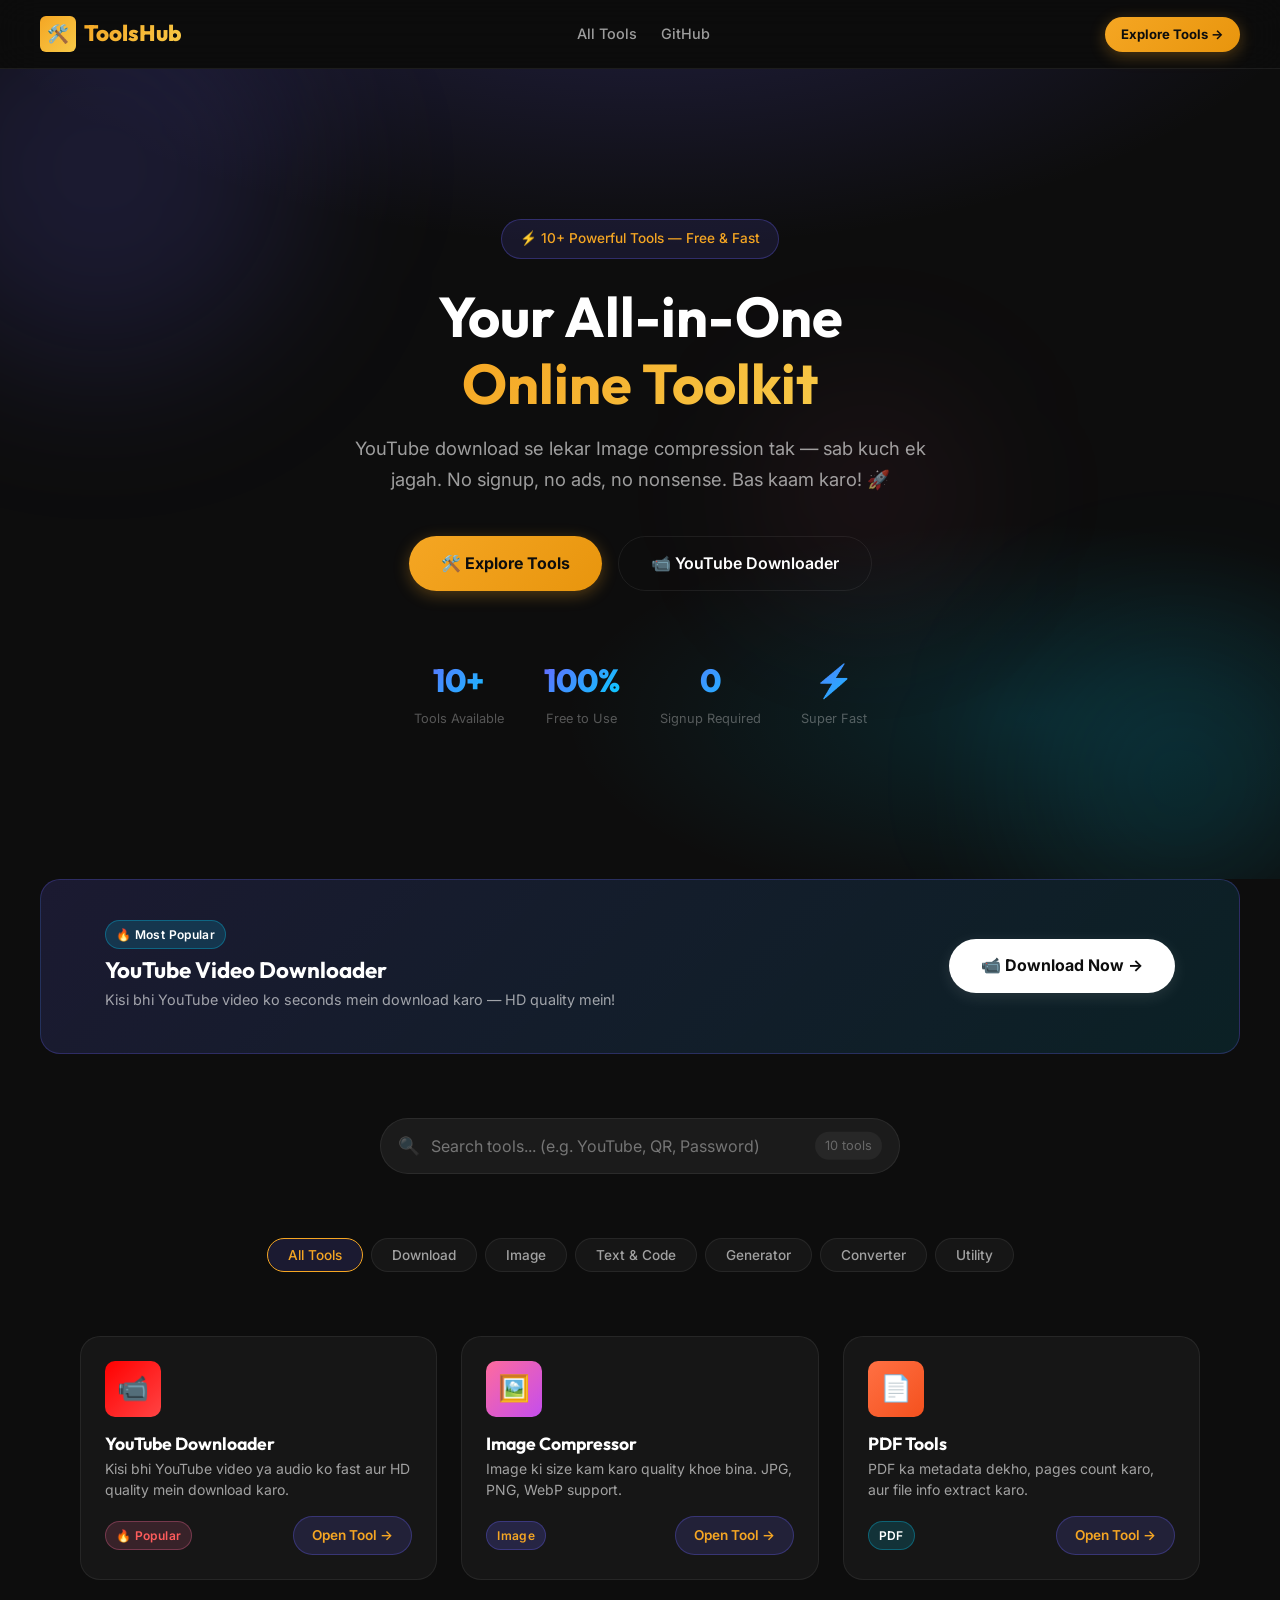
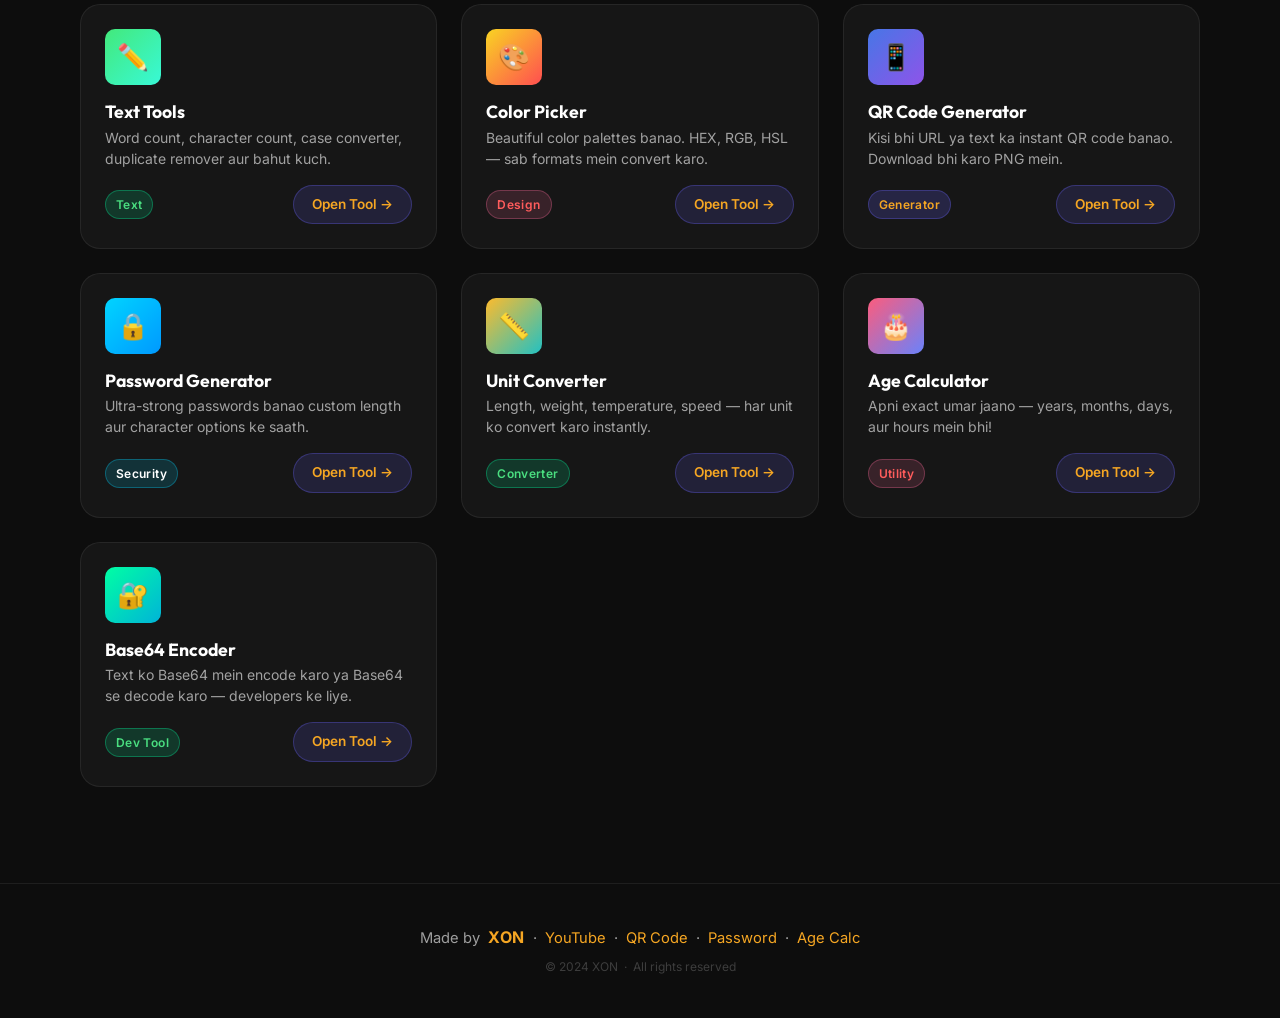
<file: index.html>
<!DOCTYPE html>
<html lang="en">
<head>
  <meta charset="UTF-8" />
  <meta name="viewport" content="width=device-width, initial-scale=1.0" />
  <title>ToolsHub — All-in-One Online Tools</title>
  <meta name="description" content="ToolsHub: 10+ powerful online tools — YouTube Downloader, Image Compressor, QR Generator, Password Generator & more. Fast, free, no signup needed!" />
  <link rel="stylesheet" href="assets/css/global.css" />
  <style>
    /* ── Hero ── */
    .hero {
      position: relative;
      min-height: 90vh;
      display: flex;
      align-items: center;
      justify-content: center;
      text-align: center;
      padding: var(--space-xl);
      overflow: hidden;
    }

    .hero-bg {
      position: absolute;
      inset: 0;
      background: radial-gradient(ellipse 80% 60% at 50% -20%, rgba(108,99,255,0.25) 0%, transparent 70%),
                  radial-gradient(ellipse 60% 40% at 80% 80%, rgba(0,212,255,0.12) 0%, transparent 60%),
                  var(--bg-primary);
      z-index: 0;
    }

    .hero-orb {
      position: absolute;
      border-radius: 50%;
      filter: blur(80px);
      pointer-events: none;
    }
    .orb-1 {
      width: 400px; height: 400px;
      top: -100px; left: -100px;
      background: rgba(108,99,255,0.15);
      animation: float 6s ease-in-out infinite;
    }
    .orb-2 {
      width: 300px; height: 300px;
      bottom: -50px; right: -50px;
      background: rgba(0,212,255,0.1);
      animation: float 8s ease-in-out infinite reverse;
    }
    .orb-3 {
      width: 200px; height: 200px;
      top: 40%; left: 60%;
      background: rgba(255,107,157,0.08);
      animation: float 5s ease-in-out infinite 1s;
    }

    .hero-content {
      position: relative;
      z-index: 1;
      max-width: 800px;
    }

    .hero-badge {
      display: inline-flex;
      align-items: center;
      gap: var(--space-xs);
      padding: 8px 18px;
      background: rgba(108,99,255,0.12);
      border: 1px solid rgba(108,99,255,0.3);
      border-radius: var(--radius-full);
      font-size: 0.85rem;
      font-weight: 500;
      color: var(--accent-purple);
      margin-bottom: var(--space-lg);
      animation: fadeInUp 0.6s ease forwards;
    }

    .hero-title {
      margin-bottom: var(--space-md);
      animation: fadeInUp 0.6s ease 0.1s forwards;
      opacity: 0;
    }

    .hero-subtitle {
      font-size: 1.15rem;
      color: var(--text-secondary);
      margin-bottom: var(--space-xl);
      max-width: 600px;
      margin-left: auto;
      margin-right: auto;
      animation: fadeInUp 0.6s ease 0.2s forwards;
      opacity: 0;
    }

    .hero-actions {
      display: flex;
      gap: var(--space-md);
      justify-content: center;
      flex-wrap: wrap;
      animation: fadeInUp 0.6s ease 0.3s forwards;
      opacity: 0;
    }

    .hero-stats {
      display: flex;
      gap: var(--space-xl);
      justify-content: center;
      margin-top: var(--space-2xl);
      animation: fadeInUp 0.6s ease 0.4s forwards;
      opacity: 0;
    }

    .stat-item {
      text-align: center;
    }
    .stat-number {
      font-family: var(--font-heading);
      font-size: 2rem;
      font-weight: 800;
      background: linear-gradient(135deg, #6C63FF, #00D4FF);
      -webkit-background-clip: text;
      -webkit-text-fill-color: transparent;
      background-clip: text;
    }
    .stat-label {
      font-size: 0.8rem;
      color: var(--text-muted);
      margin-top: 2px;
    }

    /* ── Search Bar ── */
    .search-section {
      max-width: 600px;
      margin: 0 auto var(--space-2xl);
      padding: 0 var(--space-xl);
    }

    .search-wrapper {
      position: relative;
    }

    .search-icon {
      position: absolute;
      left: 18px;
      top: 50%;
      transform: translateY(-50%);
      font-size: 1.1rem;
      color: var(--text-muted);
      pointer-events: none;
    }

    #search-input {
      padding-left: 50px;
      padding-right: 130px;
      height: 56px;
      border-radius: var(--radius-full);
      font-size: 1rem;
      background: rgba(255,255,255,0.06);
      border: 1px solid var(--border);
    }
    #search-input:focus {
      border-color: var(--accent-purple);
      box-shadow: 0 0 0 3px rgba(108,99,255,0.15), 0 4px 30px rgba(108,99,255,0.2);
    }

    .search-count {
      position: absolute;
      right: 18px;
      top: 50%;
      transform: translateY(-50%);
      font-size: 0.8rem;
      color: var(--text-muted);
      background: rgba(255,255,255,0.05);
      padding: 4px 10px;
      border-radius: var(--radius-full);
    }

    /* ── Categories Filter ── */
    .categories {
      display: flex;
      gap: var(--space-sm);
      justify-content: center;
      flex-wrap: wrap;
      margin-bottom: var(--space-2xl);
      padding: 0 var(--space-xl);
    }

    .cat-btn {
      padding: 8px 20px;
      background: var(--bg-card);
      border: 1px solid var(--border);
      border-radius: var(--radius-full);
      color: var(--text-secondary);
      font-size: 0.85rem;
      font-weight: 500;
      cursor: pointer;
      transition: all var(--transition-fast);
      font-family: var(--font-body);
    }
    .cat-btn:hover, .cat-btn.active {
      background: rgba(108,99,255,0.15);
      border-color: var(--accent-purple);
      color: var(--accent-purple);
    }

    /* ── Tools Grid ── */
    .tools-section {
      max-width: 1200px;
      margin: 0 auto;
      padding: 0 var(--space-xl) var(--space-3xl);
    }

    .tools-grid {
      display: grid;
      grid-template-columns: repeat(auto-fill, minmax(300px, 1fr));
      gap: var(--space-lg);
    }

    .tool-card {
      background: var(--bg-card);
      border: 1px solid var(--border);
      border-radius: var(--radius-xl);
      padding: var(--space-lg);
      transition: all 0.3s cubic-bezier(0.4, 0, 0.2, 1);
      text-decoration: none;
      display: block;
      position: relative;
      overflow: hidden;
    }

    .tool-card::before {
      content: '';
      position: absolute;
      inset: 0;
      background: var(--grad-card);
      opacity: 0;
      transition: opacity var(--transition-normal);
      border-radius: var(--radius-xl);
    }

    .tool-card:hover {
      border-color: rgba(108,99,255,0.4);
      transform: translateY(-6px);
      box-shadow: var(--shadow-hover);
    }

    .tool-card:hover::before { opacity: 1; }

    .tool-card-inner { position: relative; z-index: 1; }

    .tool-icon {
      width: 56px;
      height: 56px;
      border-radius: var(--radius-md);
      display: flex;
      align-items: center;
      justify-content: center;
      font-size: 1.6rem;
      margin-bottom: var(--space-md);
      transition: transform var(--transition-normal);
    }

    .tool-card:hover .tool-icon { transform: scale(1.1) rotate(5deg); }

    .tool-card h3 {
      font-size: 1.1rem;
      font-weight: 700;
      margin-bottom: var(--space-xs);
      color: var(--text-primary);
    }

    .tool-card p {
      font-size: 0.875rem;
      color: var(--text-secondary);
      margin-bottom: var(--space-md);
      line-height: 1.5;
    }

    .tool-card-footer {
      display: flex;
      align-items: center;
      justify-content: space-between;
    }

    .tool-open-btn {
      display: inline-flex;
      align-items: center;
      gap: 6px;
      padding: 8px 18px;
      background: rgba(108,99,255,0.15);
      border: 1px solid rgba(108,99,255,0.3);
      border-radius: var(--radius-full);
      color: var(--accent-purple);
      font-size: 0.85rem;
      font-weight: 600;
      transition: all var(--transition-fast);
    }

    .tool-card:hover .tool-open-btn {
      background: var(--grad-purple);
      border-color: transparent;
      color: #fff;
    }

    /* Tool icon backgrounds */
    .bg-youtube   { background: linear-gradient(135deg, #FF0000, #FF4444); }
    .bg-image     { background: linear-gradient(135deg, #FF6B9D, #C44DEE); }
    .bg-pdf       { background: linear-gradient(135deg, #FF7043, #F4511E); }
    .bg-text      { background: linear-gradient(135deg, #43E97B, #38F9D7); }
    .bg-color     { background: linear-gradient(135deg, #F9D423, #FF4E50); }
    .bg-qr        { background: linear-gradient(135deg, #4776E6, #8E54E9); }
    .bg-password  { background: linear-gradient(135deg, #00D4FF, #0099FF); }
    .bg-converter { background: linear-gradient(135deg, #FDBB2D, #22C1C3); }
    .bg-age       { background: linear-gradient(135deg, #FC5C7D, #6A82FB); }
    .bg-base64    { background: linear-gradient(135deg, #00FFA3, #00B4D8); }

    /* ── No results ── */
    .no-results {
      text-align: center;
      padding: var(--space-3xl);
      color: var(--text-muted);
      display: none;
      grid-column: 1/-1;
    }

    .no-results .emoji { font-size: 3rem; margin-bottom: var(--space-md); }

    /* ── Featured Banner ── */
    .featured-banner {
      background: linear-gradient(135deg, rgba(108,99,255,0.15), rgba(0,212,255,0.1));
      border: 1px solid rgba(108,99,255,0.25);
      border-radius: var(--radius-xl);
      padding: var(--space-xl) var(--space-2xl);
      margin: 0 var(--space-xl) var(--space-2xl);
      max-width: 1200px;
      margin-left: auto;
      margin-right: auto;
      display: flex;
      align-items: center;
      justify-content: space-between;
      gap: var(--space-lg);
      flex-wrap: wrap;
    }

    .featured-text h3 {
      font-size: 1.4rem;
      margin-bottom: var(--space-xs);
    }
    .featured-text p {
      font-size: 0.9rem;
    }

    @media (max-width: 768px) {
      .tools-grid { grid-template-columns: 1fr; gap: var(--space-md); }
      .hero-stats { gap: var(--space-lg); }
      .stat-number { font-size: 1.5rem; }
      .featured-banner { flex-direction: column; margin: 0 var(--space-md) var(--space-xl); }
      .search-section { padding: 0 var(--space-md); }
      .categories, .tools-section { padding: 0 var(--space-md) var(--space-xl); }
    }
  </style>
</head>
<body>

<!-- ── Navbar ── -->
<nav class="navbar">
  <a href="index.html" class="nav-logo">
    <div class="logo-icon">🛠️</div>
    <span>ToolsHub</span>
  </a>
  <ul class="nav-links">
    <li><a href="#tools">All Tools</a></li>
    <li><a href="https://github.com" target="_blank">GitHub</a></li>
  </ul>
  <a href="#tools" class="btn btn-primary btn-sm">Explore Tools →</a>
</nav>

<!-- ── Hero ── -->
<section class="hero">
  <div class="hero-bg"></div>
  <div class="hero-orb orb-1"></div>
  <div class="hero-orb orb-2"></div>
  <div class="hero-orb orb-3"></div>

  <div class="hero-content">
    <div class="hero-badge">⚡ 10+ Powerful Tools — Free & Fast</div>

    <h1 class="hero-title">
      Your All-in-One<br />
      <span class="text-gradient">Online Toolkit</span>
    </h1>

    <p class="hero-subtitle">
      YouTube download se lekar Image compression tak — sab kuch ek jagah.
      No signup, no ads, no nonsense. Bas kaam karo! 🚀
    </p>

    <div class="hero-actions">
      <a href="#tools" class="btn btn-primary btn-lg">🛠️ Explore Tools</a>
      <a href="tools/youtube-downloader/index.html" class="btn btn-secondary btn-lg">📹 YouTube Downloader</a>
    </div>

    <div class="hero-stats">
      <div class="stat-item">
        <div class="stat-number">10+</div>
        <div class="stat-label">Tools Available</div>
      </div>
      <div class="stat-item">
        <div class="stat-number">100%</div>
        <div class="stat-label">Free to Use</div>
      </div>
      <div class="stat-item">
        <div class="stat-number">0</div>
        <div class="stat-label">Signup Required</div>
      </div>
      <div class="stat-item">
        <div class="stat-number">⚡</div>
        <div class="stat-label">Super Fast</div>
      </div>
    </div>
  </div>
</section>

<!-- ── Featured Tool ── -->
<div class="featured-banner">
  <div class="featured-text">
    <span class="badge badge-cyan">🔥 Most Popular</span>
    <h3 style="margin-top: 8px;">YouTube Video Downloader</h3>
    <p>Kisi bhi YouTube video ko seconds mein download karo — HD quality mein!</p>
  </div>
  <a href="tools/youtube-downloader/index.html" class="btn btn-cyan btn-lg">
    📹 Download Now →
  </a>
</div>

<!-- ── Search ── -->
<div class="search-section" id="tools">
  <div class="search-wrapper">
    <span class="search-icon">🔍</span>
    <input
      type="text"
      id="search-input"
      class="input"
      placeholder="Search tools... (e.g. YouTube, QR, Password)"
      autocomplete="off"
    />
    <span class="search-count" id="search-count">10 tools</span>
  </div>
</div>

<!-- ── Category Filter ── -->
<div class="categories">
  <button class="cat-btn active" data-cat="all">All Tools</button>
  <button class="cat-btn" data-cat="download">Download</button>
  <button class="cat-btn" data-cat="image">Image</button>
  <button class="cat-btn" data-cat="text">Text & Code</button>
  <button class="cat-btn" data-cat="generator">Generator</button>
  <button class="cat-btn" data-cat="converter">Converter</button>
  <button class="cat-btn" data-cat="utility">Utility</button>
</div>

<!-- ── Tools Grid ── -->
<div class="tools-section">
  <div class="tools-grid" id="tools-grid">

    <!-- YouTube Downloader -->
    <a class="tool-card delay-1 animate-fadeInUp"
       href="tools/youtube-downloader/index.html"
       data-cat="download" data-name="YouTube Video Downloader download video audio">
      <div class="tool-card-inner">
        <div class="tool-icon bg-youtube">📹</div>
        <h3>YouTube Downloader</h3>
        <p>Kisi bhi YouTube video ya audio ko fast aur HD quality mein download karo.</p>
        <div class="tool-card-footer">
          <span class="badge badge-pink">🔥 Popular</span>
          <span class="tool-open-btn">Open Tool →</span>
        </div>
      </div>
    </a>

    <!-- Image Compressor -->
    <a class="tool-card delay-2 animate-fadeInUp"
       href="tools/image-compressor/index.html"
       data-cat="image" data-name="Image Compressor compress reduce size photo">
      <div class="tool-card-inner">
        <div class="tool-icon bg-image">🖼️</div>
        <h3>Image Compressor</h3>
        <p>Image ki size kam karo quality khoe bina. JPG, PNG, WebP support.</p>
        <div class="tool-card-footer">
          <span class="badge badge-purple">Image</span>
          <span class="tool-open-btn">Open Tool →</span>
        </div>
      </div>
    </a>

    <!-- PDF Tools -->
    <a class="tool-card delay-3 animate-fadeInUp"
       href="tools/pdf-tools/index.html"
       data-cat="image" data-name="PDF Tools PDF info metadata viewer">
      <div class="tool-card-inner">
        <div class="tool-icon bg-pdf">📄</div>
        <h3>PDF Tools</h3>
        <p>PDF ka metadata dekho, pages count karo, aur file info extract karo.</p>
        <div class="tool-card-footer">
          <span class="badge badge-cyan">PDF</span>
          <span class="tool-open-btn">Open Tool →</span>
        </div>
      </div>
    </a>

    <!-- Text Tools -->
    <a class="tool-card delay-4 animate-fadeInUp"
       href="tools/text-tools/index.html"
       data-cat="text" data-name="Text Tools word count character uppercase lowercase case converter">
      <div class="tool-card-inner">
        <div class="tool-icon bg-text">✏️</div>
        <h3>Text Tools</h3>
        <p>Word count, character count, case converter, duplicate remover aur bahut kuch.</p>
        <div class="tool-card-footer">
          <span class="badge badge-green">Text</span>
          <span class="tool-open-btn">Open Tool →</span>
        </div>
      </div>
    </a>

    <!-- Color Picker -->
    <a class="tool-card delay-5 animate-fadeInUp"
       href="tools/color-picker/index.html"
       data-cat="generator" data-name="Color Picker palette HEX RGB HSL generator designer">
      <div class="tool-card-inner">
        <div class="tool-icon bg-color">🎨</div>
        <h3>Color Picker</h3>
        <p>Beautiful color palettes banao. HEX, RGB, HSL — sab formats mein convert karo.</p>
        <div class="tool-card-footer">
          <span class="badge badge-pink">Design</span>
          <span class="tool-open-btn">Open Tool →</span>
        </div>
      </div>
    </a>

    <!-- QR Generator -->
    <a class="tool-card delay-1 animate-fadeInUp"
       href="tools/qr-generator/index.html"
       data-cat="generator" data-name="QR Code Generator create scan URL text barcode">
      <div class="tool-card-inner">
        <div class="tool-icon bg-qr">📱</div>
        <h3>QR Code Generator</h3>
        <p>Kisi bhi URL ya text ka instant QR code banao. Download bhi karo PNG mein.</p>
        <div class="tool-card-footer">
          <span class="badge badge-purple">Generator</span>
          <span class="tool-open-btn">Open Tool →</span>
        </div>
      </div>
    </a>

    <!-- Password Generator -->
    <a class="tool-card delay-2 animate-fadeInUp"
       href="tools/password-generator/index.html"
       data-cat="generator" data-name="Password Generator strong secure random">
      <div class="tool-card-inner">
        <div class="tool-icon bg-password">🔒</div>
        <h3>Password Generator</h3>
        <p>Ultra-strong passwords banao custom length aur character options ke saath.</p>
        <div class="tool-card-footer">
          <span class="badge badge-cyan">Security</span>
          <span class="tool-open-btn">Open Tool →</span>
        </div>
      </div>
    </a>

    <!-- Unit Converter -->
    <a class="tool-card delay-3 animate-fadeInUp"
       href="tools/unit-converter/index.html"
       data-cat="converter" data-name="Unit Converter length weight temperature speed km miles kg">
      <div class="tool-card-inner">
        <div class="tool-icon bg-converter">📏</div>
        <h3>Unit Converter</h3>
        <p>Length, weight, temperature, speed — har unit ko convert karo instantly.</p>
        <div class="tool-card-footer">
          <span class="badge badge-green">Converter</span>
          <span class="tool-open-btn">Open Tool →</span>
        </div>
      </div>
    </a>

    <!-- Age Calculator -->
    <a class="tool-card delay-4 animate-fadeInUp"
       href="tools/age-calculator/index.html"
       data-cat="utility" data-name="Age Calculator birthday birthdate exact age years months days">
      <div class="tool-card-inner">
        <div class="tool-icon bg-age">🎂</div>
        <h3>Age Calculator</h3>
        <p>Apni exact umar jaano — years, months, days, aur hours mein bhi!</p>
        <div class="tool-card-footer">
          <span class="badge badge-pink">Utility</span>
          <span class="tool-open-btn">Open Tool →</span>
        </div>
      </div>
    </a>

    <!-- Base64 Encoder -->
    <a class="tool-card delay-5 animate-fadeInUp"
       href="tools/base64-encoder/index.html"
       data-cat="text" data-name="Base64 Encoder Decoder encode decode string developer">
      <div class="tool-card-inner">
        <div class="tool-icon bg-base64">🔐</div>
        <h3>Base64 Encoder</h3>
        <p>Text ko Base64 mein encode karo ya Base64 se decode karo — developers ke liye.</p>
        <div class="tool-card-footer">
          <span class="badge badge-green">Dev Tool</span>
          <span class="tool-open-btn">Open Tool →</span>
        </div>
      </div>
    </a>

    <!-- No results -->
    <div class="no-results" id="no-results">
      <div class="emoji">🔍</div>
      <h3>Koi tool nahi mila</h3>
      <p>Alag keyword try karein</p>
    </div>
  </div>
</div>

<!-- ── Footer ── -->
<footer class="footer">
  <p style="font-size:0.92rem;">
    Made by &nbsp;<strong style="color:#F5A623; font-size:1rem; letter-spacing:0.05em;">XON</strong>
    &nbsp;&middot;&nbsp;
    <a href="tools/youtube-downloader/index.html">YouTube</a>
    &nbsp;&middot;&nbsp;
    <a href="tools/qr-generator/index.html">QR Code</a>
    &nbsp;&middot;&nbsp;
    <a href="tools/password-generator/index.html">Password</a>
    &nbsp;&middot;&nbsp;
    <a href="tools/age-calculator/index.html">Age Calc</a>
  </p>
  <p style="margin-top:6px; font-size:0.75rem; color:rgba(255,255,255,0.2);">
    &copy; 2024 XON &nbsp;&middot;&nbsp; All rights reserved
  </p>
</footer>

<script src="assets/js/global.js"></script>
<script>
  // ── Search & Filter ──
  const searchInput = document.getElementById('search-input');
  const searchCount = document.getElementById('search-count');
  const toolCards   = document.querySelectorAll('.tool-card');
  const noResults   = document.getElementById('no-results');
  const catBtns     = document.querySelectorAll('.cat-btn');

  let activeCategory = 'all';

  function filterTools() {
    const query = searchInput.value.toLowerCase().trim();
    let visible = 0;

    toolCards.forEach(card => {
      const name = (card.dataset.name || '').toLowerCase();
      const cat  = card.dataset.cat || '';
      const matchSearch = !query || name.includes(query);
      const matchCat    = activeCategory === 'all' || cat === activeCategory;

      if (matchSearch && matchCat) {
        card.style.display = 'block';
        visible++;
      } else {
        card.style.display = 'none';
      }
    });

    searchCount.textContent = `${visible} tool${visible !== 1 ? 's' : ''}`;
    noResults.style.display = visible === 0 ? 'block' : 'none';
  }

  searchInput.addEventListener('input', filterTools);

  catBtns.forEach(btn => {
    btn.addEventListener('click', () => {
      catBtns.forEach(b => b.classList.remove('active'));
      btn.classList.add('active');
      activeCategory = btn.dataset.cat;
      filterTools();
    });
  });
</script>
</body>
</html>
</file>
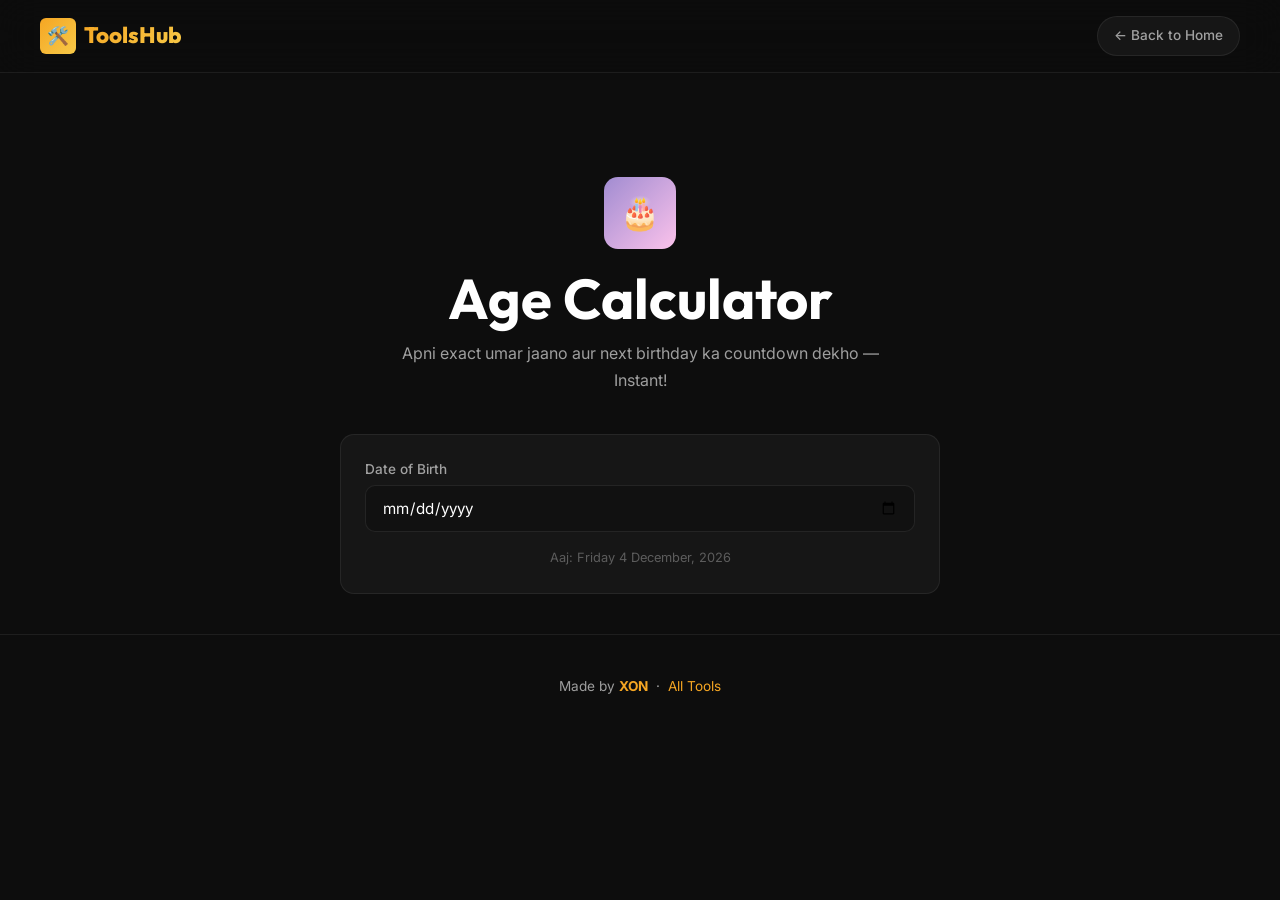
<file: tools/age-calculator/index.html>
<!DOCTYPE html>
<html lang="en">
<head>
  <meta charset="UTF-8" />
  <meta name="viewport" content="width=device-width, initial-scale=1.0" />
  <title>Age Calculator — ToolsHub</title>
  <meta name="description" content="Apni exact age jaano — years, months, days, hours mein. Next birthday bhi!" />
  <link rel="stylesheet" href="../../assets/css/global.css" />
  <style>
    .tool-page { max-width: 680px; margin: 0 auto; padding: var(--space-xl); }
    .results-grid { display: grid; grid-template-columns: repeat(3,1fr); gap: var(--space-md); margin-top: var(--space-lg); }
    .res-card { background: var(--bg-card); border: 1px solid var(--border); border-radius: var(--radius-lg);
                padding: var(--space-lg); text-align: center; transition: all var(--transition-normal); }
    .res-card:hover { border-color: rgba(108,99,255,0.4); transform: translateY(-3px); }
    .res-num  { font-family: var(--font-heading); font-size: 2.5rem; font-weight: 800; }
    .res-lbl  { font-size: 0.78rem; color: var(--text-muted); margin-top: 4px; }
    .totals-grid { display: grid; grid-template-columns: repeat(2,1fr); gap: var(--space-md); margin-top: var(--space-md); }
    .total-item  { background: rgba(0,0,0,0.25); border: 1px solid var(--border); border-radius: var(--radius-md);
                   padding: 14px; text-align: center; }
    .total-num   { font-size: 1.1rem; font-weight: 700; color: var(--accent-cyan); }
    .total-lbl   { font-size: 0.72rem; color: var(--text-muted); }
    .bday-card   { margin-top: var(--space-md); background: linear-gradient(135deg, rgba(252,92,125,0.15), rgba(106,130,251,0.1));
                   border: 1px solid rgba(252,92,125,0.3); border-radius: var(--radius-lg); padding: var(--space-lg); text-align: center; }
    .live-clock  { font-size: 0.8rem; color: var(--text-muted); text-align: center; margin-top: var(--space-sm); }
    @media (max-width: 500px) {
      .results-grid { grid-template-columns: repeat(2,1fr); }
      .totals-grid  { grid-template-columns: 1fr; }
    }
  </style>
</head>
<body>

<nav class="navbar">
  <a href="../../index.html" class="nav-logo">
    <div class="logo-icon">🛠️</div><span>ToolsHub</span>
  </a>
  <a href="../../index.html" class="nav-back-btn">← Back to Home</a>
</nav>

<div class="tool-page">
  <div class="tool-header">
    <div class="tool-icon-big bg-age animate-float">🎂</div>
    <h1>Age Calculator</h1>
    <p style="margin-top:8px;">Apni exact umar jaano aur next birthday ka countdown dekho — Instant!</p>
  </div>

  <div class="card animate-fadeInUp delay-1">
    <div class="input-group">
      <label>Date of Birth</label>
      <input type="date" id="dob-input" class="input" max="" oninput="calculateAge()" />
    </div>
    <div class="live-clock" id="live-clock"></div>
  </div>

  <!-- Results — shown instantly on date change -->
  <div id="results-section" style="display:none;">
    <div class="results-grid animate-fadeInUp delay-2">
      <div class="res-card">
        <div class="res-num text-gradient" id="r-years">0</div>
        <div class="res-lbl">Years</div>
      </div>
      <div class="res-card">
        <div class="res-num" style="color: var(--accent-cyan);" id="r-months">0</div>
        <div class="res-lbl">Months</div>
      </div>
      <div class="res-card">
        <div class="res-num" style="color: var(--accent-pink);" id="r-days">0</div>
        <div class="res-lbl">Days</div>
      </div>
    </div>

    <div class="totals-grid animate-fadeInUp delay-3">
      <div class="total-item">
        <div class="total-num" id="r-total-days">0</div>
        <div class="total-lbl">Total Days</div>
      </div>
      <div class="total-item">
        <div class="total-num" id="r-total-weeks">0</div>
        <div class="total-lbl">Total Weeks</div>
      </div>
      <div class="total-item">
        <div class="total-num" id="r-total-months">0</div>
        <div class="total-lbl">Total Months</div>
      </div>
      <div class="total-item">
        <div class="total-num" id="r-total-hours">0</div>
        <div class="total-lbl">Total Hours</div>
      </div>
    </div>

    <div class="bday-card animate-fadeInUp delay-4">
      <div style="font-size:2rem; margin-bottom:8px;">🎉</div>
      <h3 id="r-bday-date"></h3>
      <p id="r-bday-days" style="margin-top:4px;"></p>
      <p id="r-born-day" style="font-size:0.82rem; margin-top:8px; color:var(--text-muted);"></p>
    </div>
  </div>
</div>

<footer class="footer">
  <p>Made by <strong style="color:#F5A623">XON</strong> &nbsp;&middot;&nbsp; <a href="../../index.html">All Tools</a></p>
</footer>

<script src="../../assets/js/global.js"></script>
<script>
  // Set max date to today
  const todayStr = new Date().toISOString().split('T')[0];
  document.getElementById('dob-input').max = todayStr;

  // Live clock
  function updateClock() {
    const now = new Date();
    document.getElementById('live-clock').textContent =
      'Aaj: ' + now.toLocaleDateString('en-IN', { weekday:'long', year:'numeric', month:'long', day:'numeric' });
  }
  updateClock();
  setInterval(updateClock, 1000);

  const MONTHS = ['January','February','March','April','May','June',
                  'July','August','September','October','November','December'];
  const DAYS   = ['Sunday','Monday','Tuesday','Wednesday','Thursday','Friday','Saturday'];

  function calculateAge() {
    const val = document.getElementById('dob-input').value;
    if (!val) return;

    const dob   = new Date(val);
    const today = new Date();
    today.setHours(0,0,0,0);

    if (dob > today) { showToast('Date future mein nahi ho sakti', 'error'); return; }

    // ── Years ──
    let years = today.getFullYear() - dob.getFullYear();
    const hadBday = (today.getMonth() > dob.getMonth()) ||
                    (today.getMonth() === dob.getMonth() && today.getDate() >= dob.getDate());
    if (!hadBday) years--;

    // ── Months ──
    let months = today.getMonth() - dob.getMonth();
    if (today.getDate() < dob.getDate()) months--;
    if (months < 0) months += 12;

    // ── Days ──
    const lastAnn = new Date(today.getFullYear(), today.getMonth(), dob.getDate());
    if (lastAnn > today) lastAnn.setMonth(lastAnn.getMonth() - 1);
    const days = Math.floor((today - lastAnn) / 86400000);

    // ── Totals ──
    const totalDays   = Math.floor((today - dob) / 86400000);
    const totalWeeks  = Math.floor(totalDays / 7);
    const totalMonths = years * 12 + months;
    const totalHours  = totalDays * 24;

    // ── Next Birthday ──
    let nextBday = new Date(today.getFullYear(), dob.getMonth(), dob.getDate());
    if (nextBday <= today) nextBday.setFullYear(nextBday.getFullYear() + 1);
    const daysLeft = Math.floor((nextBday - today) / 86400000);
    const nextBdayStr = `${MONTHS[nextBday.getMonth()]} ${nextBday.getDate()}, ${nextBday.getFullYear()}`;

    // ── Born weekday ──
    const bornDay = DAYS[dob.getDay()];

    // ── Update DOM ──
    document.getElementById('r-years').textContent        = years.toLocaleString();
    document.getElementById('r-months').textContent       = months;
    document.getElementById('r-days').textContent         = days;
    document.getElementById('r-total-days').textContent   = totalDays.toLocaleString();
    document.getElementById('r-total-weeks').textContent  = totalWeeks.toLocaleString();
    document.getElementById('r-total-months').textContent = totalMonths.toLocaleString();
    document.getElementById('r-total-hours').textContent  = totalHours.toLocaleString();
    document.getElementById('r-bday-date').textContent    = `Next Birthday: ${nextBdayStr}`;
    document.getElementById('r-bday-days').textContent    = daysLeft === 0
      ? '🎉 Aaj aapka birthday hai! Happy Birthday!'
      : `${daysLeft} din mein aapka birthday hai!`;
    document.getElementById('r-born-day').textContent     = `Aap ${bornDay} ko paida hue the 🗓️`;

    document.getElementById('results-section').style.display = 'block';
  }
</script>
</body>
</html>
</file>
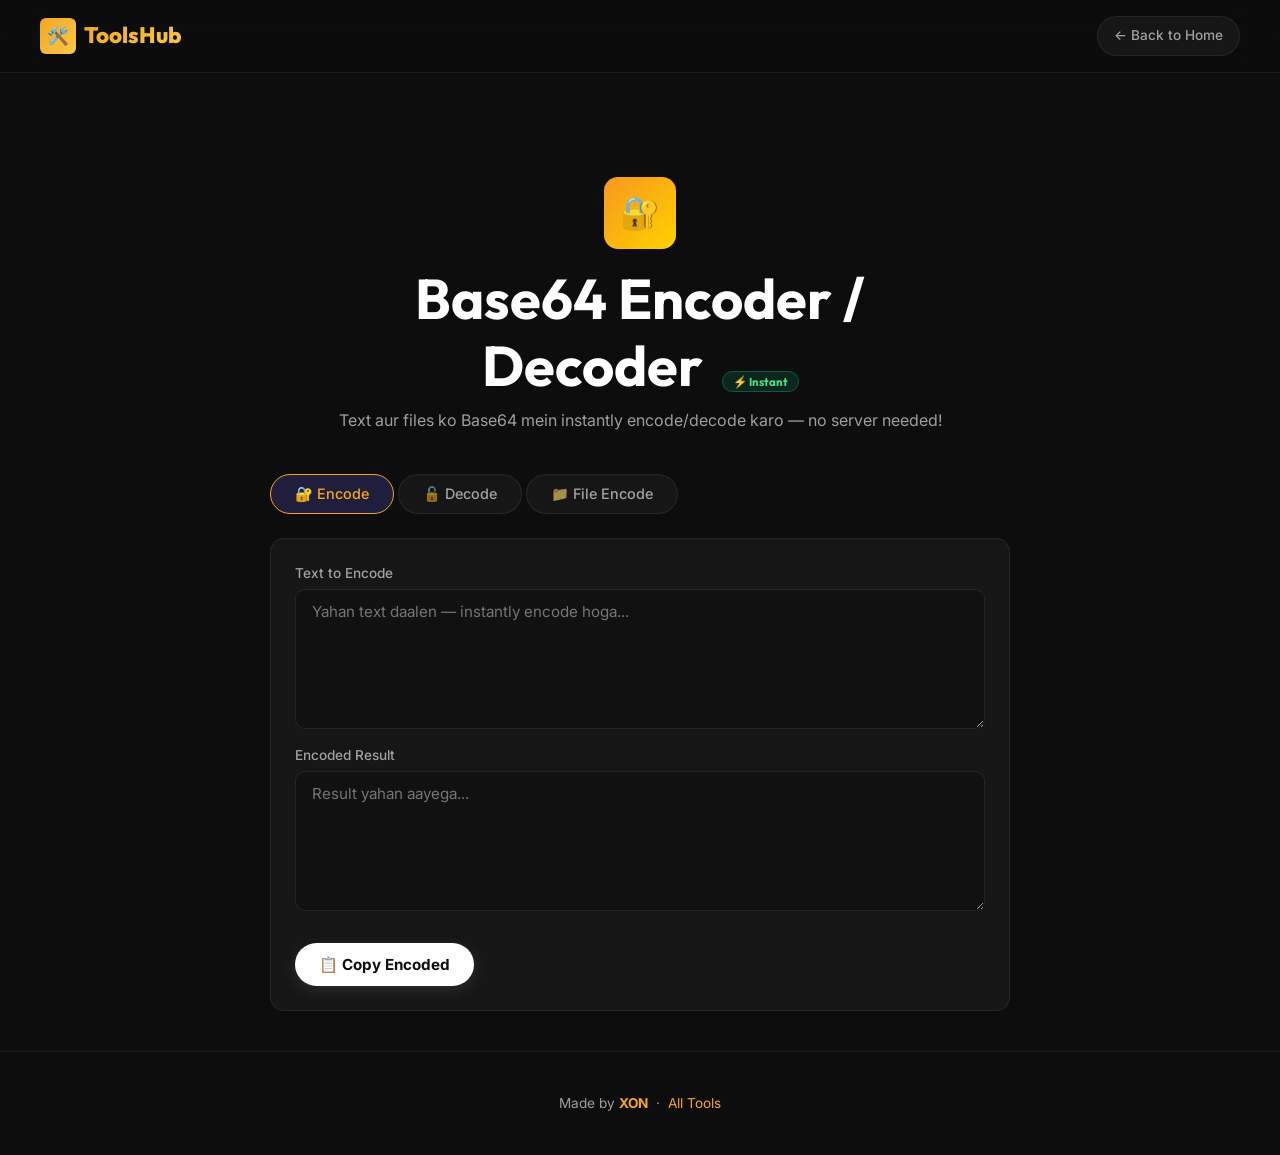
<file: tools/base64-encoder/index.html>
<!DOCTYPE html>
<html lang="en">
<head>
  <meta charset="UTF-8" />
  <meta name="viewport" content="width=device-width, initial-scale=1.0" />
  <title>Base64 Encoder/Decoder — ToolsHub</title>
  <meta name="description" content="Text aur files ko Base64 mein encode ya decode karo instantly — no server needed." />
  <link rel="stylesheet" href="../../assets/css/global.css" />
  <style>
    .tool-page { max-width: 820px; margin: 0 auto; padding: var(--space-xl); }
    .tabs { display: flex; gap: var(--space-xs); margin-bottom: var(--space-lg); }
    .tab {
      padding: 10px 24px; background: var(--bg-card); border: 1px solid var(--border);
      border-radius: var(--radius-full); color: var(--text-secondary); font-size: 0.9rem;
      font-weight: 500; cursor: pointer; transition: all var(--transition-fast); font-family: var(--font-body);
    }
    .tab.active { background: rgba(108,99,255,0.2); border-color: var(--accent-purple); color: var(--accent-purple); }
    .tab-panel { display: none; }
    .tab-panel.active { display: block; }
    .meta-row  { display: flex; gap: var(--space-md); flex-wrap: wrap; margin-top: var(--space-sm); }
    .meta-item { font-size: 0.8rem; color: var(--text-muted); }
    .meta-item span { color: var(--accent-cyan); font-weight: 600; }
    .instant-badge { font-size: 0.72rem; color: var(--accent-green); background: rgba(0,255,163,0.1);
                     border: 1px solid rgba(0,255,163,0.25); padding: 2px 10px; border-radius: var(--radius-full);
                     margin-left: 8px; }
  </style>
</head>
<body>

<nav class="navbar">
  <a href="../../index.html" class="nav-logo">
    <div class="logo-icon">🛠️</div><span>ToolsHub</span>
  </a>
  <a href="../../index.html" class="nav-back-btn">← Back to Home</a>
</nav>

<div class="tool-page">
  <div class="tool-header">
    <div class="tool-icon-big bg-base64 animate-float">🔐</div>
    <h1>Base64 Encoder / Decoder <span class="instant-badge">⚡ Instant</span></h1>
    <p style="margin-top:8px;">Text aur files ko Base64 mein instantly encode/decode karo — no server needed!</p>
  </div>

  <div class="tabs">
    <button class="tab active" onclick="switchTab('encode')">🔐 Encode</button>
    <button class="tab" onclick="switchTab('decode')">🔓 Decode</button>
    <button class="tab" onclick="switchTab('file')">📁 File Encode</button>
  </div>

  <!-- Encode Panel -->
  <div class="tab-panel active card animate-fadeInUp delay-1" id="panel-encode">
    <div class="input-group">
      <label>Text to Encode</label>
      <textarea id="enc-input" class="input" rows="6"
                placeholder="Yahan text daalen — instantly encode hoga..."
                oninput="encodeInstant()"></textarea>
    </div>
    <div class="input-group">
      <label>Encoded Result</label>
      <textarea id="enc-output" class="input" rows="6" readonly placeholder="Result yahan aayega..."></textarea>
    </div>
    <div class="meta-row" id="enc-meta"></div>
    <button class="btn btn-cyan mt-md"
            onclick="copyToClipboard(document.getElementById('enc-output').value,'Encoded string copy ho gaya!')">
      📋 Copy Encoded
    </button>
  </div>

  <!-- Decode Panel -->
  <div class="tab-panel card animate-fadeInUp delay-1" id="panel-decode">
    <div class="input-group">
      <label>Base64 String (Decode Karna Hai)</label>
      <textarea id="dec-input" class="input" rows="6"
                placeholder="Yahan Base64 string paste karein — instantly decode hoga..."
                oninput="decodeInstant()"></textarea>
    </div>
    <div class="input-group">
      <label>Decoded Result</label>
      <textarea id="dec-output" class="input" rows="6" readonly placeholder="Result yahan aayega..."></textarea>
    </div>
    <div class="meta-row" id="dec-meta"></div>
    <button class="btn btn-cyan mt-md"
            onclick="copyToClipboard(document.getElementById('dec-output').value,'Decoded text copy ho gaya!')">
      📋 Copy Decoded
    </button>
  </div>

  <!-- File Encode Panel -->
  <div class="tab-panel card animate-fadeInUp delay-1" id="panel-file">
    <div class="input-group">
      <label>File Upload (client-side — koi server nahi!)</label>
      <input type="file" id="file-input" class="input" style="cursor:pointer;" onchange="encodeFileLocal()" />
    </div>
    <div class="input-group mt-md">
      <label>Base64 Output</label>
      <textarea id="file-output" class="input" rows="6" readonly placeholder="Base64 yahan aayega..."></textarea>
    </div>
    <div class="meta-row" id="file-meta"></div>
    <div class="flex gap-sm mt-md">
      <button class="btn btn-cyan"
              onclick="copyToClipboard(document.getElementById('file-output').value,'Base64 copy ho gaya!')">📋 Copy Base64</button>
      <button class="btn btn-secondary" id="copy-uri-btn" style="display:none" onclick="copyDataUri()">🔗 Copy Data URI</button>
    </div>
  </div>
</div>

<footer class="footer">
  <p>Made by <strong style="color:#F5A623">XON</strong> &nbsp;&middot;&nbsp; <a href="../../index.html">All Tools</a></p>
</footer>

<script src="../../assets/js/global.js"></script>
<script>
  let fileDataUri = '';

  function switchTab(name) {
    const names = ['encode','decode','file'];
    document.querySelectorAll('.tab').forEach((t,i) => t.classList.toggle('active', names[i] === name));
    document.querySelectorAll('.tab-panel').forEach(p => p.classList.remove('active'));
    document.getElementById(`panel-${name}`).classList.add('active');
  }

  // ── Instant Encode (no API) ──
  function encodeInstant() {
    const text = document.getElementById('enc-input').value;
    if (!text) { document.getElementById('enc-output').value = ''; document.getElementById('enc-meta').innerHTML = ''; return; }
    try {
      const encoded = btoa(unescape(encodeURIComponent(text)));
      document.getElementById('enc-output').value = encoded;
      document.getElementById('enc-meta').innerHTML =
        `<span class="meta-item">Original: <span>${text.length}</span> chars</span>
         <span class="meta-item">Encoded: <span>${encoded.length}</span> chars</span>
         <span class="meta-item">Overhead: <span>${((encoded.length/text.length - 1)*100).toFixed(0)}%</span></span>`;
    } catch(e) {
      document.getElementById('enc-output').value = 'Error: ' + e.message;
    }
  }

  // ── Instant Decode (no API) ──
  function decodeInstant() {
    const enc = document.getElementById('dec-input').value.trim();
    if (!enc) { document.getElementById('dec-output').value = ''; document.getElementById('dec-meta').innerHTML = ''; return; }
    try {
      const decoded = decodeURIComponent(escape(atob(enc)));
      document.getElementById('dec-output').value = decoded;
      document.getElementById('dec-meta').innerHTML =
        `<span class="meta-item">Encoded: <span>${enc.length}</span> chars</span>
         <span class="meta-item">Decoded: <span>${decoded.length}</span> chars</span>`;
    } catch(e) {
      document.getElementById('dec-output').value = '';
      document.getElementById('dec-meta').innerHTML = '<span style="color:var(--accent-pink)">❌ Invalid Base64 string</span>';
    }
  }

  // ── File Encode (FileReader — client-side) ──
  function encodeFileLocal() {
    const file = document.getElementById('file-input').files[0];
    if (!file) return;
    if (file.size > 5 * 1024 * 1024) { showToast('File too large. Max 5MB', 'error'); return; }

    const reader = new FileReader();
    reader.onload = e => {
      const dataUri  = e.target.result;
      fileDataUri    = dataUri;
      const b64part  = dataUri.split(',')[1];
      document.getElementById('file-output').value = b64part;
      document.getElementById('file-meta').innerHTML =
        `<span class="meta-item">File: <span>${file.name}</span></span>
         <span class="meta-item">Size: <span>${formatBytes(file.size)}</span></span>
         <span class="meta-item">Type: <span>${file.type || 'unknown'}</span></span>`;
      document.getElementById('copy-uri-btn').style.display = 'inline-flex';
      showToast('File encode ho gayi!', 'success');
    };
    reader.readAsDataURL(file);
  }

  function copyDataUri() {
    if (!fileDataUri) return;
    copyToClipboard(fileDataUri, 'Data URI copy ho gaya!');
  }
</script>
</body>
</html>
</file>
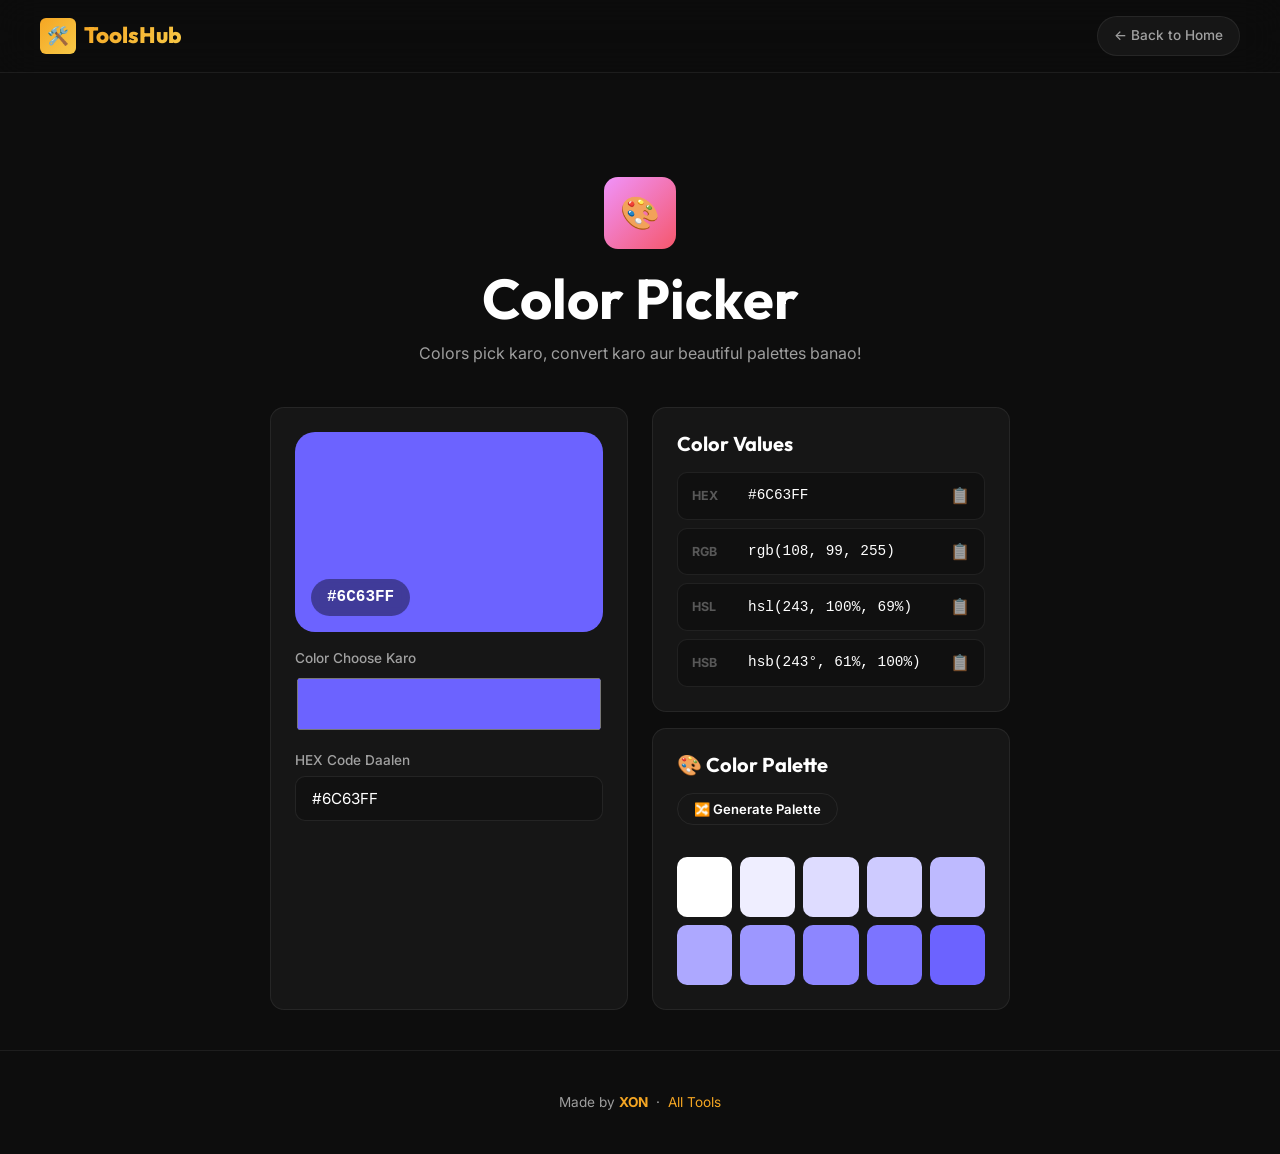
<file: tools/color-picker/index.html>
<!DOCTYPE html>
<html lang="en">
<head>
  <meta charset="UTF-8" />
  <meta name="viewport" content="width=device-width, initial-scale=1.0" />
  <title>Color Picker — ToolsHub</title>
  <meta name="description" content="Beautiful color palettes banao. HEX, RGB, HSL convert karo. Designers ke liye perfect tool!" />
  <link rel="stylesheet" href="../../assets/css/global.css" />
  <style>
    .tool-page { max-width: 820px; margin: 0 auto; padding: var(--space-xl); }
    .color-layout { display: grid; grid-template-columns: 1fr 1fr; gap: var(--space-lg); }

    .color-preview-big {
      height: 200px;
      border-radius: var(--radius-xl);
      transition: background-color 0.3s ease;
      margin-bottom: var(--space-md);
      display: flex;
      align-items: flex-end;
      padding: var(--space-md);
    }
    .hex-badge {
      padding: 6px 16px;
      background: rgba(0,0,0,0.4);
      border-radius: var(--radius-full);
      font-family: monospace;
      font-size: 1rem;
      font-weight: 700;
      color: #fff;
      backdrop-filter: blur(4px);
    }

    .color-picker-input {
      width: 100%;
      height: 60px;
      border: none;
      border-radius: var(--radius-lg);
      cursor: pointer;
      background: none;
    }

    .convert-grid { display: grid; grid-template-columns: 1fr; gap: var(--space-sm); }
    .convert-row  { display: flex; align-items: center; background: rgba(0,0,0,0.25); border: 1px solid var(--border);
                    border-radius: var(--radius-md); padding: 10px 14px; gap: var(--space-md); }
    .convert-label { font-size: 0.78rem; font-weight: 700; color: var(--text-muted); min-width: 40px; }
    .convert-val   { flex: 1; font-family: monospace; font-size: 0.9rem; color: var(--accent-cyan); }
    .copy-mini     { cursor: pointer; font-size: 1rem; opacity: 0.6; transition: opacity var(--transition-fast); }
    .copy-mini:hover { opacity: 1; }

    .palette-grid { display: grid; grid-template-columns: repeat(5,1fr); gap: var(--space-sm); margin-top: var(--space-md); }
    .swatch {
      height: 60px;
      border-radius: var(--radius-md);
      cursor: pointer;
      transition: transform var(--transition-fast);
      border: 2px solid transparent;
    }
    .swatch:hover { transform: scale(1.1); border-color: rgba(255,255,255,0.3); }

    @media (max-width: 640px) { .color-layout { grid-template-columns: 1fr; } }
  </style>
</head>
<body>

<nav class="navbar">
  <a href="../../index.html" class="nav-logo">
    <div class="logo-icon">🛠️</div><span>ToolsHub</span>
  </a>
  <a href="../../index.html" class="nav-back-btn">← Back to Home</a>
</nav>

<div class="tool-page">
  <div class="tool-header">
    <div class="tool-icon-big bg-color animate-float">🎨</div>
    <h1>Color Picker</h1>
    <p style="margin-top:8px;">Colors pick karo, convert karo aur beautiful palettes banao!</p>
  </div>

  <div class="color-layout animate-fadeInUp delay-1">

    <!-- Picker -->
    <div class="card">
      <div class="color-preview-big" id="color-preview" style="background:#6C63FF;">
        <span class="hex-badge" id="hex-badge">#6C63FF</span>
      </div>

      <div class="input-group">
        <label>Color Choose Karo</label>
        <input type="color" class="color-picker-input" id="color-picker" value="#6C63FF"
               oninput="updateColor(this.value)" />
      </div>

      <div class="input-group">
        <label>HEX Code Daalen</label>
        <input type="text" id="hex-input" class="input" value="#6C63FF" placeholder="#RRGGBB"
               oninput="if(this.value.match(/^#[0-9A-Fa-f]{6}$/)) updateColor(this.value)" />
      </div>
    </div>

    <!-- Values & Palette -->
    <div>
      <div class="card">
        <h4 style="margin-bottom: var(--space-md);">Color Values</h4>
        <div class="convert-grid">
          <div class="convert-row">
            <span class="convert-label">HEX</span>
            <span class="convert-val" id="val-hex">#6C63FF</span>
            <span class="copy-mini" onclick="copyToClipboard(document.getElementById('val-hex').textContent,'HEX copy!')">📋</span>
          </div>
          <div class="convert-row">
            <span class="convert-label">RGB</span>
            <span class="convert-val" id="val-rgb">rgb(108, 99, 255)</span>
            <span class="copy-mini" onclick="copyToClipboard(document.getElementById('val-rgb').textContent,'RGB copy!')">📋</span>
          </div>
          <div class="convert-row">
            <span class="convert-label">HSL</span>
            <span class="convert-val" id="val-hsl">hsl(243, 100%, 70%)</span>
            <span class="copy-mini" onclick="copyToClipboard(document.getElementById('val-hsl').textContent,'HSL copy!')">📋</span>
          </div>
          <div class="convert-row">
            <span class="convert-label">HSB</span>
            <span class="convert-val" id="val-hsb">hsb(243°, 61%, 100%)</span>
            <span class="copy-mini" onclick="copyToClipboard(document.getElementById('val-hsb').textContent,'HSB copy!')">📋</span>
          </div>
        </div>
      </div>

      <div class="card mt-md">
        <h4 style="margin-bottom: var(--space-md);">🎨 Color Palette</h4>
        <button class="btn btn-secondary btn-sm mb-md" onclick="generatePalette()">🔀 Generate Palette</button>
        <div class="palette-grid" id="palette-grid"></div>
      </div>
    </div>
  </div>
</div>

<footer class="footer">
  <p>Made by <strong style="color:#F5A623">XON</strong> &nbsp;&middot;&nbsp; <a href="../../index.html">All Tools</a></p>
</footer>

<script src="../../assets/js/global.js"></script>
<script>
  function hexToRgb(hex) {
    const r = parseInt(hex.slice(1,3),16);
    const g = parseInt(hex.slice(3,5),16);
    const b = parseInt(hex.slice(5,7),16);
    return {r,g,b};
  }
  function rgbToHsl(r,g,b) {
    r/=255; g/=255; b/=255;
    const max=Math.max(r,g,b), min=Math.min(r,g,b), l=(max+min)/2;
    let h,s;
    if(max===min){h=s=0;}
    else{const d=max-min;s=l>0.5?d/(2-max-min):d/(max+min);
      switch(max){case r:h=(g-b)/d+(g<b?6:0);break;case g:h=(b-r)/d+2;break;case b:h=(r-g)/d+4;break;}
      h/=6;}
    return {h:Math.round(h*360),s:Math.round(s*100),l:Math.round(l*100)};
  }
  function rgbToHsb(r,g,b) {
    r/=255;g/=255;b/=255;
    const max=Math.max(r,g,b),min=Math.min(r,g,b),v=max,d=max-min;
    const s=max===0?0:d/max;
    let h=0;
    if(max!==min){switch(max){case r:h=(g-b)/d+(g<b?6:0);break;case g:h=(b-r)/d+2;break;case b:h=(r-g)/d+4;break;}h/=6;}
    return {h:Math.round(h*360),s:Math.round(s*100),b:Math.round(v*100)};
  }

  function updateColor(hex) {
    if (!hex.match(/^#[0-9A-Fa-f]{6}$/)) return;
    const {r,g,b} = hexToRgb(hex);
    const hsl     = rgbToHsl(r,g,b);
    const hsb     = rgbToHsb(r,g,b);

    document.getElementById('color-preview').style.background = hex;
    document.getElementById('hex-badge').textContent = hex.toUpperCase();
    document.getElementById('color-picker').value    = hex;
    document.getElementById('hex-input').value       = hex.toUpperCase();
    document.getElementById('val-hex').textContent   = hex.toUpperCase();
    document.getElementById('val-rgb').textContent   = `rgb(${r}, ${g}, ${b})`;
    document.getElementById('val-hsl').textContent   = `hsl(${hsl.h}, ${hsl.s}%, ${hsl.l}%)`;
    document.getElementById('val-hsb').textContent   = `hsb(${hsb.h}°, ${hsb.s}%, ${hsb.b}%)`;

    generatePalette(hex);
  }

  function generatePalette(baseHex) {
    const hex    = baseHex || document.getElementById('color-picker').value;
    const {r,g,b}= hexToRgb(hex);
    const grid   = document.getElementById('palette-grid');
    grid.innerHTML = '';

    // Generate 10 shades + tints
    const steps = 10;
    for (let i = 0; i < steps; i++) {
      const t   = i / (steps - 1);
      const nr  = Math.round(r + (255 - r) * (1 - t));
      const ng  = Math.round(g + (255 - g) * (1 - t));
      const nb  = Math.round(b + (255 - b) * (1 - t));
      const swHex = `#${nr.toString(16).padStart(2,'0')}${ng.toString(16).padStart(2,'0')}${nb.toString(16).padStart(2,'0')}`;
      const sw  = document.createElement('div');
      sw.className = 'swatch';
      sw.style.background = swHex;
      sw.title = swHex.toUpperCase();
      sw.onclick = () => { updateColor(swHex); showToast(`${swHex.toUpperCase()} selected!`, 'success'); };
      grid.appendChild(sw);
    }
  }

  // Init
  updateColor('#6C63FF');
</script>
</body>
</html>
</file>
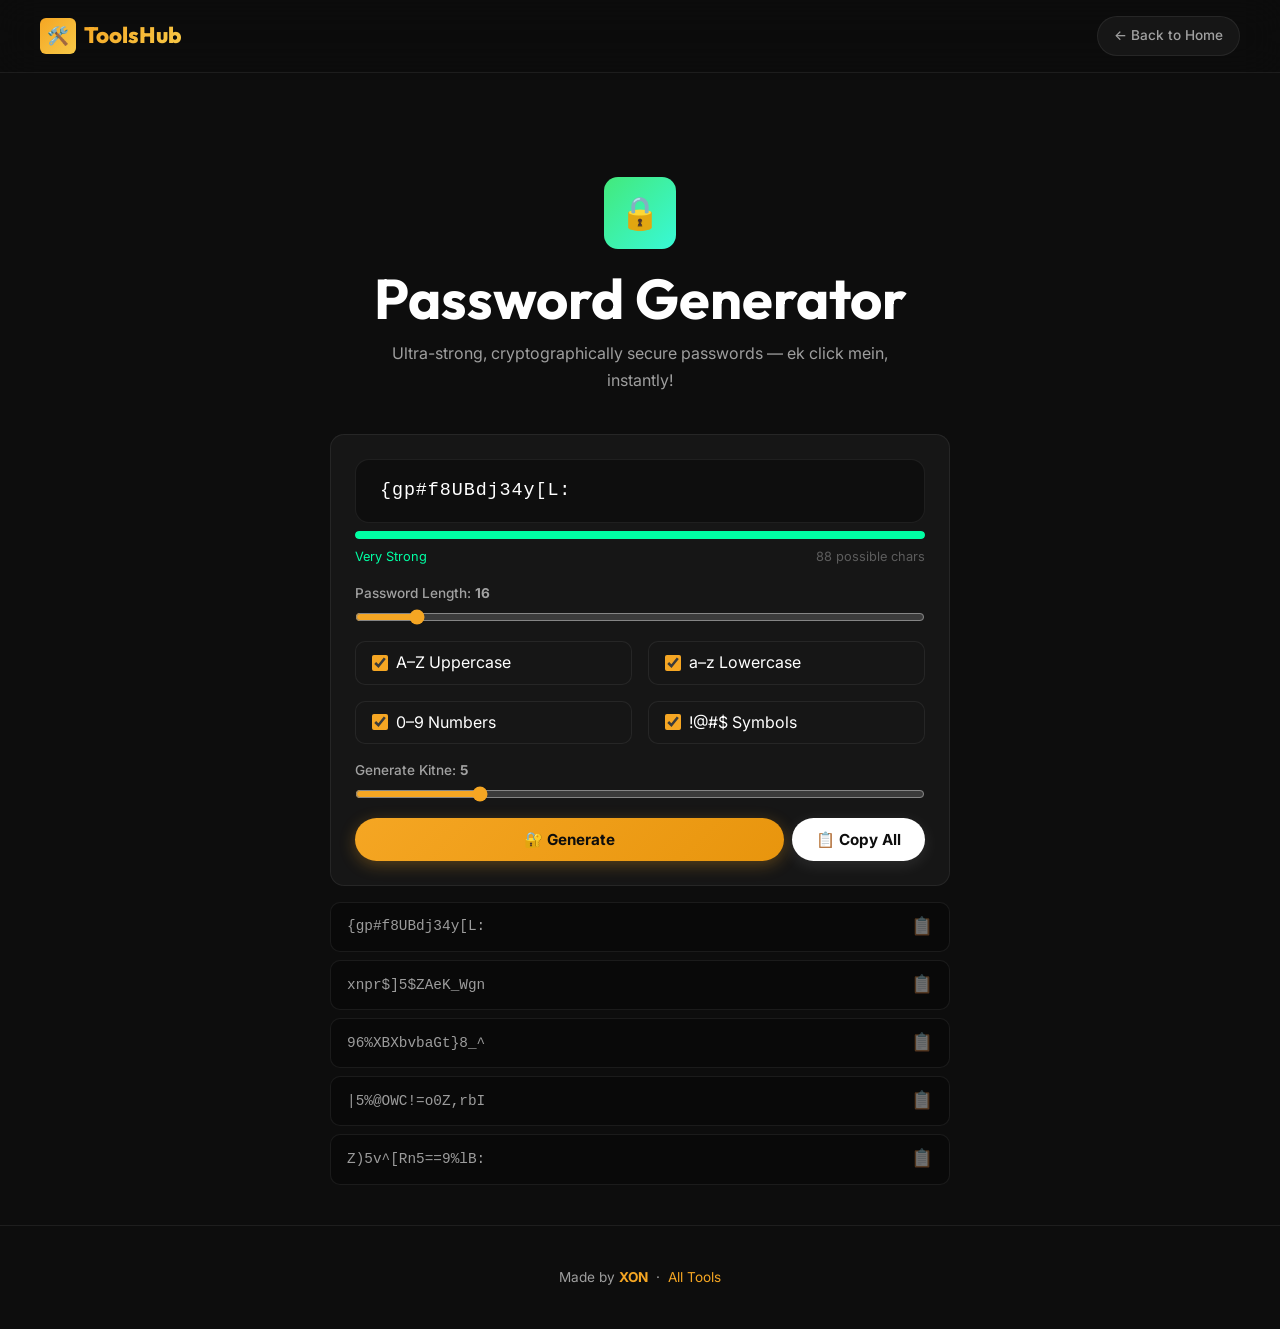
<file: tools/password-generator/index.html>
<!DOCTYPE html>
<html lang="en">
<head>
  <meta charset="UTF-8" />
  <meta name="viewport" content="width=device-width, initial-scale=1.0" />
  <title>Password Generator — ToolsHub</title>
  <meta name="description" content="Ultra-strong random password generator — custom length, special characters, bulk generate!" />
  <link rel="stylesheet" href="../../assets/css/global.css" />
  <style>
    .tool-page { max-width: 700px; margin: 0 auto; padding: var(--space-xl); }
    .password-display {
      background: rgba(0,0,0,0.35); border: 1px solid var(--border);
      border-radius: var(--radius-lg); padding: var(--space-md) var(--space-lg);
      font-family: 'Courier New', monospace; font-size: 1.15rem;
      color: var(--accent-cyan); letter-spacing: 0.05em; word-break: break-all;
      min-height: 56px; cursor: pointer; transition: all var(--transition-fast);
    }
    .password-display:hover { border-color: var(--accent-purple); }
    .strength-bar  { height: 8px; background: rgba(255,255,255,0.1); border-radius: 4px; overflow: hidden; margin: var(--space-sm) 0; }
    .strength-fill { height: 100%; border-radius: 4px; transition: all 0.4s ease; }
    .options-grid  { display: grid; grid-template-columns: 1fr 1fr; gap: var(--space-md); }
    .checkbox-item {
      display: flex; align-items: center; gap: var(--space-sm); padding: var(--space-sm) var(--space-md);
      background: var(--bg-card); border: 1px solid var(--border); border-radius: var(--radius-md);
      cursor: pointer; transition: all var(--transition-fast); user-select: none;
    }
    .checkbox-item:hover { border-color: var(--accent-purple); background: rgba(108,99,255,0.08); }
    .checkbox-item input[type="checkbox"] { accent-color: var(--accent-purple); width: 16px; height: 16px; cursor: pointer; }
    .passwords-list { display: flex; flex-direction: column; gap: var(--space-sm); margin-top: var(--space-md); }
    .pwd-item {
      display: flex; align-items: center; justify-content: space-between;
      background: rgba(0,0,0,0.25); border: 1px solid var(--border); border-radius: var(--radius-md);
      padding: 10px 16px; font-family: monospace; font-size: 0.9rem; color: var(--text-secondary); gap: var(--space-sm);
      transition: all var(--transition-fast);
    }
    .pwd-item:hover { border-color: rgba(108,99,255,0.3); }
    .pwd-text { flex: 1; overflow: hidden; text-overflow: ellipsis; white-space: nowrap; }
    .pwd-copy { cursor: pointer; font-size: 1.1rem; transition: transform var(--transition-fast); opacity: 0.7; }
    .pwd-copy:hover { transform: scale(1.2); opacity: 1; }
    @media (max-width: 500px) { .options-grid { grid-template-columns: 1fr; } }
  </style>
</head>
<body>

<nav class="navbar">
  <a href="../../index.html" class="nav-logo">
    <div class="logo-icon">🛠️</div><span>ToolsHub</span>
  </a>
  <a href="../../index.html" class="nav-back-btn">← Back to Home</a>
</nav>

<div class="tool-page">
  <div class="tool-header">
    <div class="tool-icon-big bg-password animate-float">🔒</div>
    <h1>Password Generator</h1>
    <p style="margin-top:8px;">Ultra-strong, cryptographically secure passwords — ek click mein, instantly!</p>
  </div>

  <div class="card animate-fadeInUp delay-1">
    <!-- Single password preview (click to copy) -->
    <div class="password-display" id="single-pwd" title="Click to copy" onclick="copySingle()">
      Click "Generate" to start...
    </div>

    <!-- Strength -->
    <div class="strength-bar"><div class="strength-fill" id="strength-fill"></div></div>
    <div style="display:flex;justify-content:space-between;font-size:0.8rem;color:var(--text-muted);">
      <span id="strength-label">—</span>
      <span id="charset-info">—</span>
    </div>

    <!-- Length -->
    <div class="input-group mt-md">
      <label>Password Length: <strong id="length-val">16</strong></label>
      <input type="range" id="pwd-length" min="4" max="128" value="16" step="1"
             style="width:100%; accent-color: var(--accent-purple);"
             oninput="document.getElementById('length-val').textContent=this.value; generateAll()" />
    </div>

    <!-- Options -->
    <div class="options-grid mb-md">
      <label class="checkbox-item">
        <input type="checkbox" id="use-upper" checked onchange="generateAll()" />
        A–Z Uppercase
      </label>
      <label class="checkbox-item">
        <input type="checkbox" id="use-lower" checked onchange="generateAll()" />
        a–z Lowercase
      </label>
      <label class="checkbox-item">
        <input type="checkbox" id="use-nums" checked onchange="generateAll()" />
        0–9 Numbers
      </label>
      <label class="checkbox-item">
        <input type="checkbox" id="use-symbols" checked onchange="generateAll()" />
        !@#$ Symbols
      </label>
    </div>

    <!-- Count -->
    <div class="input-group">
      <label>Generate Kitne: <strong id="count-val">5</strong></label>
      <input type="range" id="pwd-count" min="1" max="20" value="5" step="1"
             style="width:100%; accent-color: var(--accent-purple);"
             oninput="document.getElementById('count-val').textContent=this.value; generateAll()" />
    </div>

    <div style="display:flex; gap: var(--space-sm);">
      <button class="btn btn-primary" style="flex:1" onclick="generateAll()" id="gen-btn">🔐 Generate</button>
      <button class="btn btn-cyan" onclick="copyAll()">📋 Copy All</button>
    </div>
  </div>

  <!-- Password list -->
  <div id="pwd-list-section" style="display:none;" class="mt-md">
    <div class="passwords-list" id="passwords-list"></div>
  </div>
</div>

<footer class="footer">
  <p>Made by <strong style="color:#F5A623">XON</strong> &nbsp;&middot;&nbsp; <a href="../../index.html">All Tools</a></p>
</footer>

<script src="../../assets/js/global.js"></script>
<script>
  const UPPER   = 'ABCDEFGHIJKLMNOPQRSTUVWXYZ';
  const LOWER   = 'abcdefghijklmnopqrstuvwxyz';
  const NUMS    = '0123456789';
  const SYMBOLS = '!@#$%^&*()_+-=[]{}|;:,.<>?';

  const STRENGTH_COLORS = ['#FF4444','#FF7700','#FFD700','#7EC8E3','#43E97B','#00FFA3'];
  const STRENGTH_LABELS = ['Very Weak','Weak','Fair','Good','Strong','Very Strong'];

  let currentPasswords = [];

  function secureRandom(max) {
    const arr = new Uint32Array(1);
    crypto.getRandomValues(arr);
    return arr[0] % max;
  }

  function generateOne(charset, length) {
    let pwd = '';
    for (let i = 0; i < length; i++) pwd += charset[secureRandom(charset.length)];
    return pwd;
  }

  function getCharset() {
    let cs = '';
    if (document.getElementById('use-upper').checked)   cs += UPPER;
    if (document.getElementById('use-lower').checked)   cs += LOWER;
    if (document.getElementById('use-nums').checked)    cs += NUMS;
    if (document.getElementById('use-symbols').checked) cs += SYMBOLS;
    return cs;
  }

  function calcStrength(length, charset) {
    let s = 0;
    if (length >= 8)  s++;
    if (length >= 12) s++;
    if (length >= 16) s++;
    if (charset.match(/[A-Z]/) && charset.match(/[a-z]/)) s++;
    if (charset.match(/[0-9]/)) s++;
    if (charset.match(/[^a-zA-Z0-9]/)) s++;
    return Math.min(s, 5);
  }

  function generateAll() {
    const charset = getCharset();
    const length  = parseInt(document.getElementById('pwd-length').value);
    const count   = parseInt(document.getElementById('pwd-count').value);

    if (!charset) { showToast('Kam az kam ek option select karo', 'error'); return; }

    // Generate passwords ensuring at least one char from each selected type
    currentPasswords = [];
    for (let i = 0; i < count; i++) {
      let pwd;
      do { pwd = generateOne(charset, length); } while (!isValid(pwd));
      currentPasswords.push(pwd);
    }

    // Show first password in preview
    document.getElementById('single-pwd').textContent = currentPasswords[0];

    // Strength
    const s = calcStrength(length, charset);
    document.getElementById('strength-fill').style.width      = `${(s/5)*100}%`;
    document.getElementById('strength-fill').style.background = STRENGTH_COLORS[s];
    document.getElementById('strength-label').textContent     = STRENGTH_LABELS[s];
    document.getElementById('strength-label').style.color     = STRENGTH_COLORS[s];
    document.getElementById('charset-info').textContent       = `${charset.length} possible chars`;

    // List
    const list = document.getElementById('passwords-list');
    list.innerHTML = '';
    currentPasswords.forEach(pwd => {
      const div = document.createElement('div');
      div.className = 'pwd-item';
      div.innerHTML = `<span class="pwd-text">${pwd}</span>
        <span class="pwd-copy" title="Copy" onclick="copyToClipboard('${pwd.replace(/\\/g,'\\\\').replace(/'/g,"\\'")}','Password copy ho gaya!')">📋</span>`;
      list.appendChild(div);
    });
    document.getElementById('pwd-list-section').style.display = 'block';
  }

  function isValid(pwd) {
    const upper   = document.getElementById('use-upper').checked;
    const lower   = document.getElementById('use-lower').checked;
    const nums    = document.getElementById('use-nums').checked;
    const symbols = document.getElementById('use-symbols').checked;
    if (upper   && !pwd.match(/[A-Z]/)) return false;
    if (lower   && !pwd.match(/[a-z]/)) return false;
    if (nums    && !pwd.match(/[0-9]/)) return false;
    if (symbols && !pwd.match(/[^a-zA-Z0-9]/)) return false;
    return true;
  }

  function copySingle() {
    const p = document.getElementById('single-pwd').textContent;
    if (p && p !== 'Click "Generate" to start...') copyToClipboard(p, 'Password copy ho gaya!');
  }

  function copyAll() {
    if (!currentPasswords.length) { showToast('Pehle generate karo', 'error'); return; }
    copyToClipboard(currentPasswords.join('\n'), 'Saare passwords copy ho gaye!');
  }

  // Auto-generate on load
  window.addEventListener('DOMContentLoaded', generateAll);
</script>
</body>
</html>
</file>
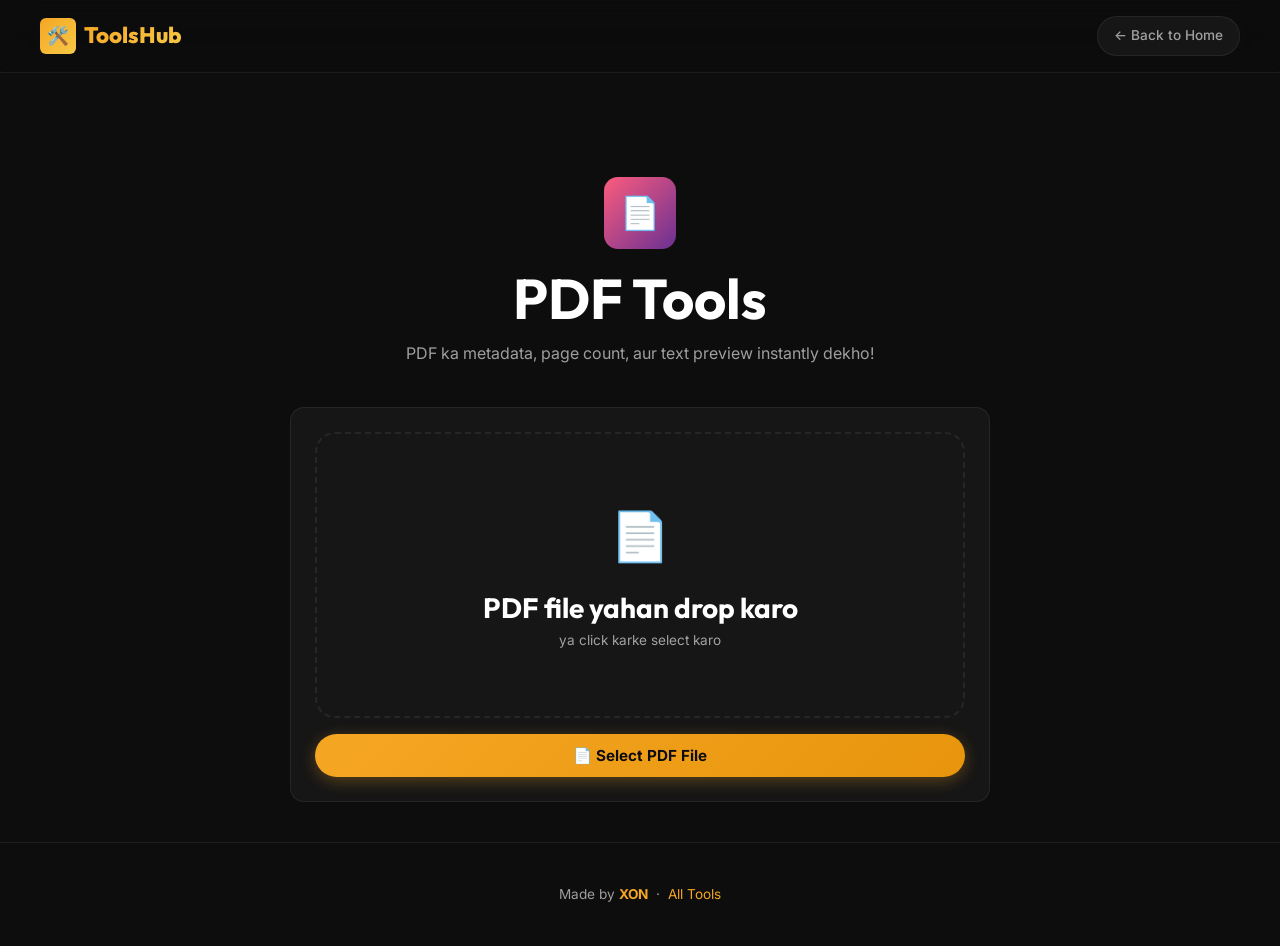
<file: tools/pdf-tools/index.html>
<!DOCTYPE html>
<html lang="en">
<head>
  <meta charset="UTF-8" />
  <meta name="viewport" content="width=device-width, initial-scale=1.0" />
  <title>PDF Tools — ToolsHub</title>
  <meta name="description" content="PDF ka info, metadata, page count aur text extract karo instantly." />
  <link rel="stylesheet" href="../../assets/css/global.css" />
  <style>
    .tool-page { max-width: 780px; margin: 0 auto; padding: var(--space-xl); }
    .drop-zone { border: 2px dashed var(--border); border-radius: var(--radius-xl); padding: var(--space-2xl) var(--space-xl);
                 text-align: center; cursor: pointer; transition: all var(--transition-normal); }
    .drop-zone:hover, .drop-zone.drag-over { border-color: var(--accent-purple); background: rgba(108,99,255,0.06); }
    .info-table { width: 100%; border-collapse: collapse; }
    .info-table tr { border-bottom: 1px solid var(--border); }
    .info-table tr:last-child { border-bottom: none; }
    .info-table td { padding: 10px 12px; font-size: 0.88rem; }
    .info-table td:first-child { color: var(--text-muted); width: 40%; }
    .info-table td:last-child { color: var(--text-primary); font-weight: 500; }
  </style>
</head>
<body>

<nav class="navbar">
  <a href="../../index.html" class="nav-logo">
    <div class="logo-icon">🛠️</div><span>ToolsHub</span>
  </a>
  <a href="../../index.html" class="nav-back-btn">← Back to Home</a>
</nav>

<div class="tool-page">
  <div class="tool-header">
    <div class="tool-icon-big bg-pdf animate-float">📄</div>
    <h1>PDF Tools</h1>
    <p style="margin-top:8px;">PDF ka metadata, page count, aur text preview instantly dekho!</p>
  </div>

  <div class="card animate-fadeInUp delay-1">
    <div class="drop-zone" id="drop-zone" onclick="document.getElementById('pdf-input').click()">
      <div style="font-size:3rem; margin-bottom: var(--space-md);">📄</div>
      <h3>PDF file yahan drop karo</h3>
      <p style="font-size:0.85rem; margin-top:4px;">ya click karke select karo</p>
    </div>
    <input type="file" id="pdf-input" accept=".pdf" style="display:none" onchange="analyzePDF(this.files[0])" />
    <button class="btn btn-primary btn-full mt-md" onclick="document.getElementById('pdf-input').click()" id="upload-btn">
      📄 Select PDF File
    </button>
  </div>

  <!-- Results -->
  <div id="results-section" style="display:none;" class="animate-fadeInUp delay-2">
    <div class="card mt-md">
      <h4 style="margin-bottom: var(--space-md);">📋 PDF Information</h4>
      <table class="info-table" id="info-table"></table>
    </div>

    <div class="card mt-md">
      <h4 style="margin-bottom: var(--space-md);">📝 Text Preview (First 3 Pages)</h4>
      <div class="result-box" id="text-preview" style="max-height:300px; overflow-y:auto; white-space:pre-wrap; color: var(--text-secondary);"></div>
      <button class="btn btn-cyan mt-md"
              onclick="copyToClipboard(document.getElementById('text-preview').textContent, 'Text copy ho gaya!')">
        📋 Copy Text
      </button>
    </div>
  </div>
</div>

<footer class="footer">
  <p>Made by <strong style="color:#F5A623">XON</strong> &nbsp;&middot;&nbsp; <a href="../../index.html">All Tools</a></p>
</footer>

<script src="../../assets/js/global.js"></script>
<script>
  const dropZone = document.getElementById('drop-zone');
  dropZone.addEventListener('dragover', e => { e.preventDefault(); dropZone.classList.add('drag-over'); });
  dropZone.addEventListener('dragleave', () => dropZone.classList.remove('drag-over'));
  dropZone.addEventListener('drop', e => {
    e.preventDefault(); dropZone.classList.remove('drag-over');
    const f = e.dataTransfer.files[0];
    if (f && f.name.endsWith('.pdf')) analyzePDF(f);
    else showToast('Sirf PDF files allowed hain', 'error');
  });

  async function analyzePDF(file) {
    const btn = document.getElementById('upload-btn');
    setLoading(btn, true);
    const formData = new FormData();
    formData.append('pdf', file);
    try {
      const res  = await fetch('http://localhost:5000/api/pdf/info', { method: 'POST', body: formData });
      const data = await res.json();
      if (!res.ok) throw new Error(data.error);

      const rows = [
        ['File Name',   file.name],
        ['File Size',   formatBytes(data.file_size)],
        ['Pages',       data.page_count],
        ['Title',       data.title],
        ['Author',      data.author],
        ['Subject',     data.subject],
        ['Creator',     data.creator],
        ['Producer',    data.producer],
        ['Page Size',   data.page_width ? `${data.page_width} × ${data.page_height} pt` : 'N/A'],
        ['Word Count',  data.word_count?.toLocaleString() || '0'],
        ['Encrypted',   data.encrypted ? '🔒 Yes' : '🔓 No'],
        ['Created',     data.created],
      ];

      const table = document.getElementById('info-table');
      table.innerHTML = rows.map(([k,v]) =>
        `<tr><td>${k}</td><td>${v || 'N/A'}</td></tr>`
      ).join('');

      document.getElementById('text-preview').textContent = data.text_preview || 'Text extract nahi hua.';
      document.getElementById('results-section').style.display = 'block';
      showToast('PDF analysis complete!', 'success');
    } catch(e) { showToast(e.message, 'error'); }
    finally { setLoading(btn, false); }
  }
</script>
</body>
</html>
</file>
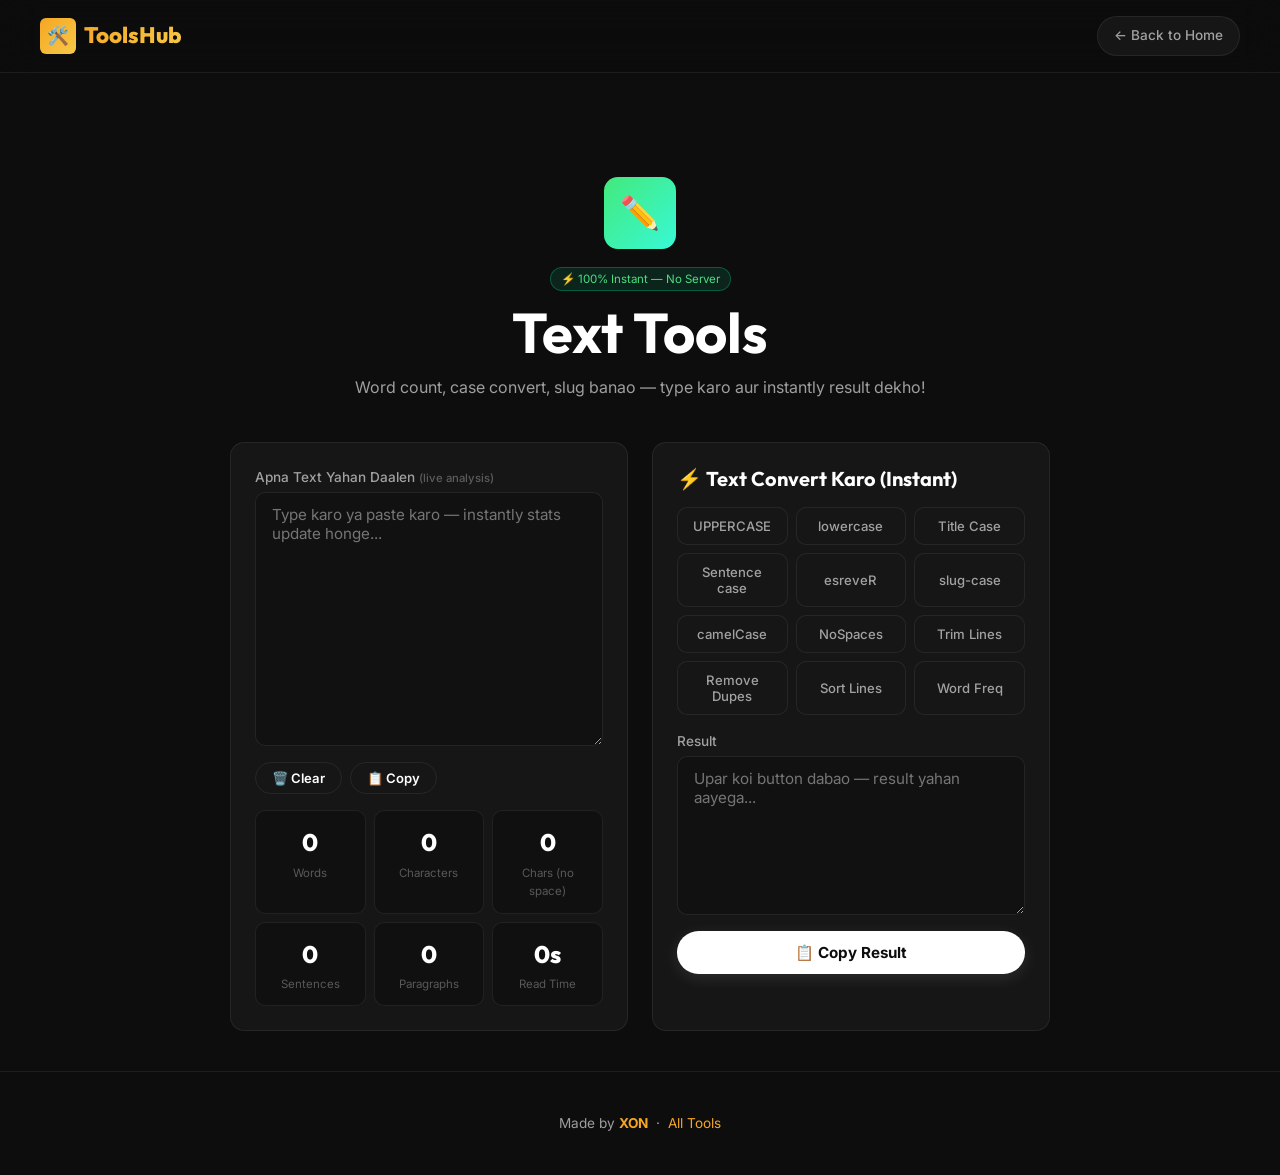
<file: tools/text-tools/index.html>
<!DOCTYPE html>
<html lang="en">
<head>
  <meta charset="UTF-8" />
  <meta name="viewport" content="width=device-width, initial-scale=1.0" />
  <title>Text Tools — ToolsHub</title>
  <meta name="description" content="Word count, character count, case converter, slug generator — instant, no server needed." />
  <link rel="stylesheet" href="../../assets/css/global.css" />
  <style>
    .tool-page { max-width: 900px; margin: 0 auto; padding: var(--space-xl); }
    .text-layout { display: grid; grid-template-columns: 1fr 1fr; gap: var(--space-lg); }
    .stats-grid  { display: grid; grid-template-columns: repeat(3,1fr); gap: var(--space-sm); margin-top: var(--space-md); }
    .stat-card   { background: rgba(0,0,0,0.25); border: 1px solid var(--border); border-radius: var(--radius-md);
                   padding: 12px; text-align: center; transition: all var(--transition-fast); }
    .stat-card:hover { border-color: rgba(108,99,255,0.3); }
    .stat-num    { font-family: var(--font-heading); font-size: 1.5rem; font-weight: 800; color: var(--accent-cyan); }
    .stat-lbl    { font-size: 0.72rem; color: var(--text-muted); margin-top: 2px; }
    .modes-grid  { display: grid; grid-template-columns: repeat(3,1fr); gap: var(--space-sm); margin: var(--space-md) 0; }
    .mode-btn    {
      padding: 10px; background: var(--bg-card); border: 1px solid var(--border); border-radius: var(--radius-md);
      color: var(--text-secondary); font-size: 0.82rem; font-weight: 500; cursor: pointer;
      transition: all var(--transition-fast); text-align: center; font-family: var(--font-body);
    }
    .mode-btn:hover { background: rgba(108,99,255,0.15); border-color: var(--accent-purple); color: var(--accent-purple); }
    .instant-badge { font-size: 0.72rem; color: var(--accent-green); background: rgba(0,255,163,0.1);
                     border: 1px solid rgba(0,255,163,0.25); padding: 2px 10px; border-radius: var(--radius-full);
                     display: inline-block; margin-bottom: 8px; }
    @media (max-width: 640px) {
      .text-layout { grid-template-columns: 1fr; }
      .stats-grid  { grid-template-columns: repeat(2,1fr); }
      .modes-grid  { grid-template-columns: repeat(2,1fr); }
    }
  </style>
</head>
<body>

<nav class="navbar">
  <a href="../../index.html" class="nav-logo">
    <div class="logo-icon">🛠️</div><span>ToolsHub</span>
  </a>
  <a href="../../index.html" class="nav-back-btn">← Back to Home</a>
</nav>

<div class="tool-page">
  <div class="tool-header">
    <div class="tool-icon-big bg-text animate-float">✏️</div>
    <div class="instant-badge">⚡ 100% Instant — No Server</div>
    <h1>Text Tools</h1>
    <p style="margin-top:8px;">Word count, case convert, slug banao — type karo aur instantly result dekho!</p>
  </div>

  <div class="text-layout animate-fadeInUp delay-1">

    <!-- Input Side -->
    <div class="card">
      <div class="input-group">
        <label>Apna Text Yahan Daalen <small style="color:var(--text-muted)">(live analysis)</small></label>
        <textarea id="txt-input" class="input" rows="12"
                  placeholder="Type karo ya paste karo — instantly stats update honge..."
                  oninput="analyzeText()"></textarea>
      </div>
      <div class="flex gap-sm">
        <button class="btn btn-secondary btn-sm"
                onclick="document.getElementById('txt-input').value=''; analyzeText()">🗑️ Clear</button>
        <button class="btn btn-secondary btn-sm"
                onclick="copyToClipboard(document.getElementById('txt-input').value,'Text copy ho gaya!')">📋 Copy</button>
      </div>

      <!-- Live Stats -->
      <div class="stats-grid" id="stats-grid">
        <div class="stat-card"><div class="stat-num" id="s-words">0</div><div class="stat-lbl">Words</div></div>
        <div class="stat-card"><div class="stat-num" id="s-chars">0</div><div class="stat-lbl">Characters</div></div>
        <div class="stat-card"><div class="stat-num" id="s-chars-ns">0</div><div class="stat-lbl">Chars (no space)</div></div>
        <div class="stat-card"><div class="stat-num" id="s-sentences">0</div><div class="stat-lbl">Sentences</div></div>
        <div class="stat-card"><div class="stat-num" id="s-paras">0</div><div class="stat-lbl">Paragraphs</div></div>
        <div class="stat-card"><div class="stat-num" id="s-read">0s</div><div class="stat-lbl">Read Time</div></div>
      </div>
    </div>

    <!-- Convert Side -->
    <div class="card">
      <h4 style="margin-bottom: var(--space-md);">⚡ Text Convert Karo (Instant)</h4>
      <div class="modes-grid">
        <button class="mode-btn" onclick="convertText('upper')">UPPERCASE</button>
        <button class="mode-btn" onclick="convertText('lower')">lowercase</button>
        <button class="mode-btn" onclick="convertText('title')">Title Case</button>
        <button class="mode-btn" onclick="convertText('sentence')">Sentence case</button>
        <button class="mode-btn" onclick="convertText('reverse')">esreveR</button>
        <button class="mode-btn" onclick="convertText('slug')">slug-case</button>
        <button class="mode-btn" onclick="convertText('camel')">camelCase</button>
        <button class="mode-btn" onclick="convertText('no_spaces')">NoSpaces</button>
        <button class="mode-btn" onclick="convertText('trim')">Trim Lines</button>
        <button class="mode-btn" onclick="convertText('no_dupes')">Remove Dupes</button>
        <button class="mode-btn" onclick="convertText('sort')">Sort Lines</button>
        <button class="mode-btn" onclick="convertText('count_words')">Word Freq</button>
      </div>

      <div class="input-group">
        <label>Result</label>
        <textarea id="txt-output" class="input" rows="7" readonly
                  placeholder="Upar koi button dabao — result yahan aayega..."></textarea>
      </div>
      <button class="btn btn-cyan btn-full"
              onclick="copyToClipboard(document.getElementById('txt-output').value,'Result copy ho gaya!')">
        📋 Copy Result
      </button>
    </div>
  </div>
</div>

<footer class="footer">
  <p>Made by <strong style="color:#F5A623">XON</strong> &nbsp;&middot;&nbsp; <a href="../../index.html">All Tools</a></p>
</footer>

<script src="../../assets/js/global.js"></script>
<script>
  function analyzeText() {
    const text = document.getElementById('txt-input').value;
    const words     = text.trim() ? text.trim().split(/\s+/).length : 0;
    const chars     = text.length;
    const charsNs   = text.replace(/\s/g,'').length;
    const sentences = text.trim() ? text.split(/[.!?]+/).filter(s=>s.trim()).length : 0;
    const paras     = text.trim() ? text.split(/\n\n+/).filter(p=>p.trim()).length : 0;
    const readSec   = Math.round(words / 200 * 60);

    document.getElementById('s-words').textContent     = words.toLocaleString();
    document.getElementById('s-chars').textContent     = chars.toLocaleString();
    document.getElementById('s-chars-ns').textContent  = charsNs.toLocaleString();
    document.getElementById('s-sentences').textContent = sentences.toLocaleString();
    document.getElementById('s-paras').textContent     = paras.toLocaleString();
    document.getElementById('s-read').textContent      = readSec < 60 ? readSec+'s' : Math.round(readSec/60)+'m';
  }

  function toTitleCase(str) {
    return str.replace(/\w\S*/g, t => t.charAt(0).toUpperCase() + t.slice(1).toLowerCase());
  }

  function toCamelCase(str) {
    return str.replace(/(?:^\w|[A-Z]|\b\w|\s+)/g, (m,i) => i===0 ? m.toLowerCase() : m.toUpperCase()).replace(/\s+/g,'');
  }

  function toSlug(str) {
    return str.toLowerCase().replace(/[^a-z0-9\s-]/g,'').trim().replace(/\s+/g,'-');
  }

  function wordFreq(str) {
    const freq = {};
    str.toLowerCase().split(/\s+/).forEach(w => { w = w.replace(/[^a-z]/g,''); if(w) freq[w]=(freq[w]||0)+1; });
    return Object.entries(freq).sort((a,b)=>b[1]-a[1]).map(([w,c])=>`${w}: ${c}`).join('\n');
  }

  function convertText(mode) {
    const text = document.getElementById('txt-input').value;
    if (!text.trim()) { showToast('Pehle text daalen', 'error'); return; }

    const ops = {
      upper:      () => text.toUpperCase(),
      lower:      () => text.toLowerCase(),
      title:      () => toTitleCase(text),
      sentence:   () => text.charAt(0).toUpperCase() + text.slice(1).toLowerCase(),
      reverse:    () => text.split('').reverse().join(''),
      slug:       () => toSlug(text),
      camel:      () => toCamelCase(text),
      no_spaces:  () => text.replace(/\s/g,''),
      trim:       () => text.split('\n').map(l=>l.trim()).join('\n'),
      no_dupes:   () => [...new Set(text.split('\n'))].join('\n'),
      sort:       () => text.split('\n').sort().join('\n'),
      count_words:() => wordFreq(text),
    };

    const result = ops[mode] ? ops[mode]() : text;
    document.getElementById('txt-output').value = result;
    showToast('Convert ho gaya!', 'success');
  }
</script>
</body>
</html>
</file>
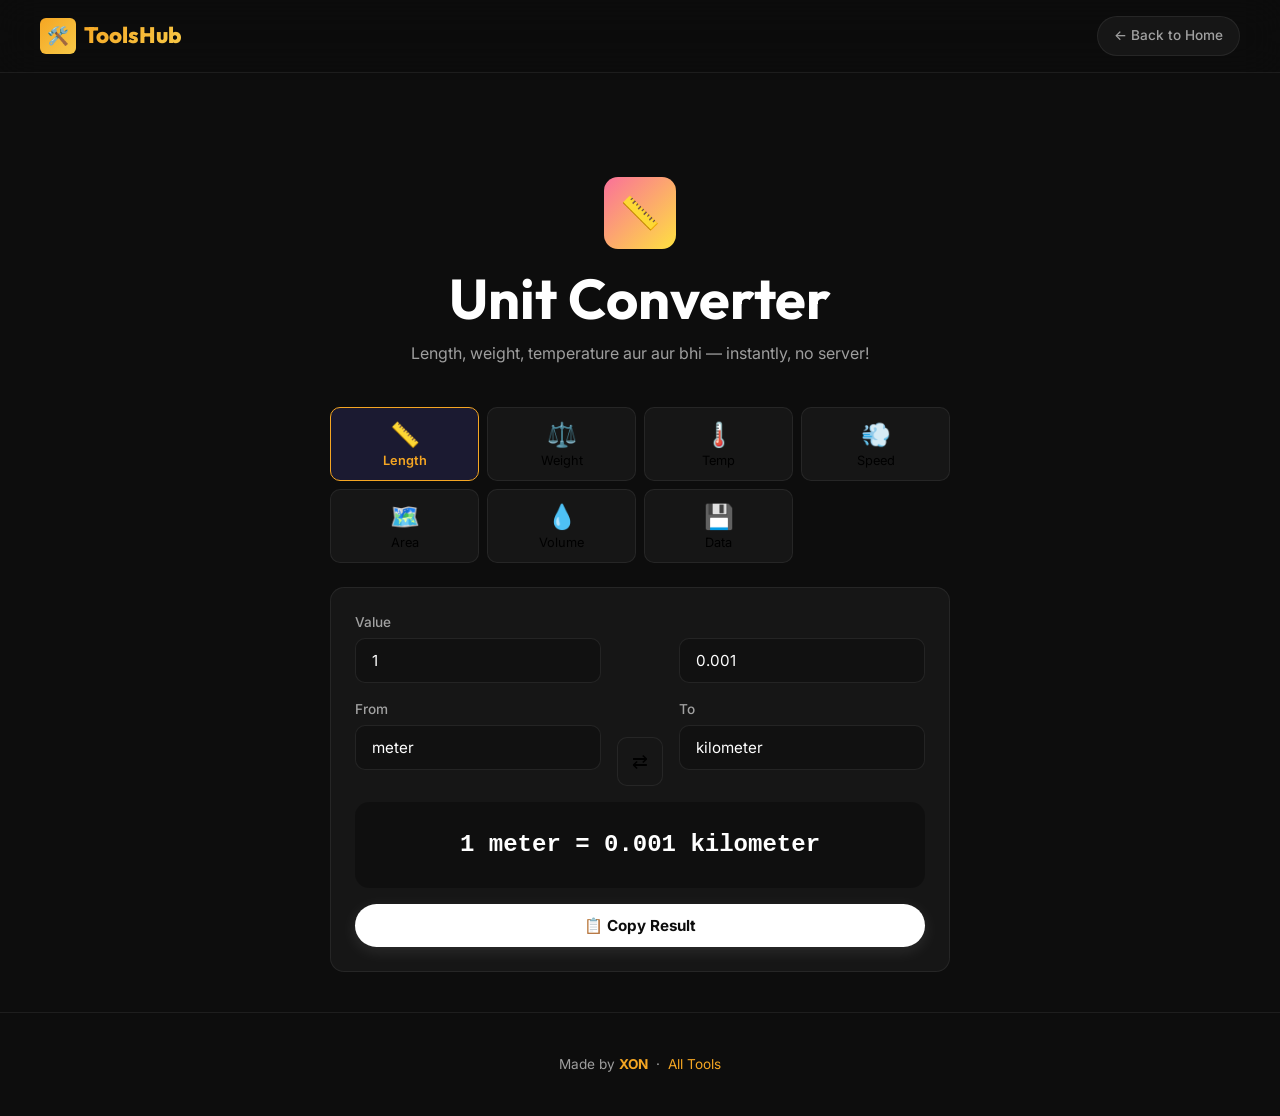
<file: tools/unit-converter/index.html>
<!DOCTYPE html>
<html lang="en">
<head>
  <meta charset="UTF-8" />
  <meta name="viewport" content="width=device-width, initial-scale=1.0" />
  <title>Unit Converter — ToolsHub</title>
  <meta name="description" content="Length, weight, temperature, speed, area, volume, data — instant, no server needed!" />
  <link rel="stylesheet" href="../../assets/css/global.css" />
  <style>
    .tool-page { max-width: 700px; margin: 0 auto; padding: var(--space-xl); }
    .cat-grid { display: grid; grid-template-columns: repeat(4,1fr); gap: var(--space-sm); margin-bottom: var(--space-lg); }
    .cat-card { padding: 12px 8px; background: var(--bg-card); border: 1px solid var(--border); border-radius: var(--radius-md);
                text-align: center; cursor: pointer; transition: all var(--transition-fast); font-family: var(--font-body); font-size: 0.8rem; }
    .cat-card:hover, .cat-card.active { border-color: var(--accent-purple); background: rgba(108,99,255,0.15); color: var(--accent-purple); font-weight: 600; }
    .cat-card .cat-icon { font-size: 1.5rem; display: block; margin-bottom: 4px; }
    .converter-row { display: grid; grid-template-columns: 1fr auto 1fr; gap: var(--space-md); align-items: end; }
    .swap-btn { padding: 12px 14px; border: 1px solid var(--border); border-radius: var(--radius-md);
                background: var(--bg-card); font-size: 1.2rem; cursor: pointer; transition: all var(--transition-normal); }
    .swap-btn:hover { border-color: var(--accent-purple); transform: rotate(180deg); }
    .result-big { font-size: 1.5rem; font-weight: 800; text-align: center; padding: var(--space-lg);
                  background: rgba(0,0,0,0.3); border-radius: var(--radius-lg); margin-top: var(--space-md);
                  color: var(--accent-cyan); font-family: 'Courier New', monospace; word-break: break-all; }
    @media (max-width: 580px) {
      .cat-grid { grid-template-columns: repeat(3,1fr); }
      .converter-row { grid-template-columns: 1fr; }
      .swap-btn { display: none; }
    }
  </style>
</head>
<body>

<nav class="navbar">
  <a href="../../index.html" class="nav-logo">
    <div class="logo-icon">🛠️</div><span>ToolsHub</span>
  </a>
  <a href="../../index.html" class="nav-back-btn">← Back to Home</a>
</nav>

<div class="tool-page">
  <div class="tool-header">
    <div class="tool-icon-big bg-converter animate-float">📏</div>
    <h1>Unit Converter</h1>
    <p style="margin-top:8px;">Length, weight, temperature aur aur bhi — instantly, no server!</p>
  </div>

  <!-- Category -->
  <div class="cat-grid animate-fadeInUp delay-1">
    <button class="cat-card active" data-cat="length" onclick="setCategory('length',this)">
      <span class="cat-icon">📏</span>Length</button>
    <button class="cat-card" data-cat="weight" onclick="setCategory('weight',this)">
      <span class="cat-icon">⚖️</span>Weight</button>
    <button class="cat-card" data-cat="temperature" onclick="setCategory('temperature',this)">
      <span class="cat-icon">🌡️</span>Temp</button>
    <button class="cat-card" data-cat="speed" onclick="setCategory('speed',this)">
      <span class="cat-icon">💨</span>Speed</button>
    <button class="cat-card" data-cat="area" onclick="setCategory('area',this)">
      <span class="cat-icon">🗺️</span>Area</button>
    <button class="cat-card" data-cat="volume" onclick="setCategory('volume',this)">
      <span class="cat-icon">💧</span>Volume</button>
    <button class="cat-card" data-cat="data" onclick="setCategory('data',this)">
      <span class="cat-icon">💾</span>Data</button>
  </div>

  <div class="card animate-fadeInUp delay-2">
    <div class="converter-row">
      <div>
        <div class="input-group">
          <label>Value</label>
          <input type="number" id="conv-value" class="input" value="1" oninput="convert()" />
        </div>
        <div class="input-group">
          <label>From</label>
          <select id="from-unit" class="input" onchange="convert()"></select>
        </div>
      </div>
      <button class="swap-btn" onclick="swapUnits()" title="Swap">⇄</button>
      <div>
        <div class="input-group">
          <label>&nbsp;</label>
          <input type="number" id="result-val" class="input" readonly placeholder="Result..." />
        </div>
        <div class="input-group">
          <label>To</label>
          <select id="to-unit" class="input" onchange="convert()"></select>
        </div>
      </div>
    </div>

    <div class="result-big" id="result-display">—</div>

    <button class="btn btn-cyan btn-full mt-md"
            onclick="copyToClipboard(document.getElementById('result-val').value,'Result copy ho gaya!')">
      📋 Copy Result
    </button>
  </div>
</div>

<footer class="footer">
  <p>Made by <strong style="color:#F5A623">XON</strong> &nbsp;&middot;&nbsp; <a href="../../index.html">All Tools</a></p>
</footer>

<script src="../../assets/js/global.js"></script>
<script>
  // All conversion factors (relative to base unit)
  const UNITS = {
    length: {
      base: 'meter',
      units: { meter:1, kilometer:1000, centimeter:0.01, millimeter:0.001,
                mile:1609.344, yard:0.9144, foot:0.3048, inch:0.0254, 'nautical mile':1852 }
    },
    weight: {
      base: 'kilogram',
      units: { kilogram:1, gram:0.001, milligram:0.000001, tonne:1000,
                pound:0.453592, ounce:0.0283495, stone:6.35029 }
    },
    speed: {
      base: 'm/s',
      units: { 'm/s':1, 'km/h':0.277778, 'mph':0.44704, 'knot':0.514444, 'ft/s':0.3048 }
    },
    area: {
      base: 'sq meter',
      units: { 'sq meter':1, 'sq kilometer':1e6, 'sq centimeter':0.0001,
                'sq foot':0.092903, 'sq inch':0.00064516, acre:4046.86, hectare:10000 }
    },
    volume: {
      base: 'liter',
      units: { liter:1, milliliter:0.001, 'cubic meter':1000,
                'gallon (US)':3.78541, 'gallon (UK)':4.54609,
                'fluid ounce':0.0295735, cup:0.236588, pint:0.473176 }
    },
    data: {
      base: 'byte',
      units: { byte:1, kilobyte:1024, megabyte:1048576, gigabyte:1073741824,
                terabyte:1099511627776, bit:0.125, kilobit:128, megabit:131072 }
    },
    temperature: { special: true, units: ['Celsius','Fahrenheit','Kelvin'] }
  };

  let currentCat = 'length';

  function setCategory(cat, btn) {
    document.querySelectorAll('.cat-card').forEach(b => b.classList.remove('active'));
    btn.classList.add('active');
    currentCat = cat;
    populateSelects(cat);
    convert();
  }

  function populateSelects(cat) {
    const from = document.getElementById('from-unit');
    const to   = document.getElementById('to-unit');
    const keys = UNITS[cat].special ? UNITS[cat].units : Object.keys(UNITS[cat].units);
    from.innerHTML = keys.map(u => `<option value="${u}">${u}</option>`).join('');
    to.innerHTML   = keys.map((u,i) => `<option value="${u}" ${i===1?'selected':''}>${u}</option>`).join('');
  }

  function convertTemp(val, from, to) {
    let c = from === 'Celsius' ? val : from === 'Fahrenheit' ? (val-32)*5/9 : val-273.15;
    return to === 'Celsius' ? c : to === 'Fahrenheit' ? c*9/5+32 : c+273.15;
  }

  function convert() {
    const val  = parseFloat(document.getElementById('conv-value').value);
    const from = document.getElementById('from-unit').value;
    const to   = document.getElementById('to-unit').value;
    if (isNaN(val)) return;

    let result;
    if (UNITS[currentCat].special) {
      result = convertTemp(val, from, to);
    } else {
      const units = UNITS[currentCat].units;
      result = (val * units[from]) / units[to];
    }

    const formatted = Math.abs(result) < 0.0001 || Math.abs(result) > 1e10
      ? result.toExponential(6) : parseFloat(result.toFixed(8)).toString();

    document.getElementById('result-val').value      = formatted;
    document.getElementById('result-display').textContent = `${val} ${from} = ${formatted} ${to}`;
  }

  function swapUnits() {
    const from = document.getElementById('from-unit');
    const to   = document.getElementById('to-unit');
    const tmp  = from.value; from.value = to.value; to.value = tmp;
    convert();
  }

  // Init
  populateSelects('length');
  convert();
</script>
</body>
</html>
</file>
<file: assets/css/global.css>
/* ============================================================
   GLOBAL CSS — Multi-Tool Website Design System
   ============================================================ */

@import url('https://fonts.googleapis.com/css2?family=Inter:wght@300;400;500;600;700;800&family=Outfit:wght@300;400;500;600;700;800&display=swap');

/* ── CSS Variables / Design Tokens ── */
:root {
  /* ── Backgrounds — Pure Black ── */
  --bg-primary:    #0D0D0D;
  --bg-secondary:  #111111;
  --bg-card:       #161616;
  --bg-card-hover: #1C1C1C;
  --bg-sidebar:    #0A0A0A;

  /* ── Accents ── */
  --accent-purple: #F5A623;   /* Amber/Gold — like the ⚡ in screenshot */
  --accent-cyan:   #FFFFFF;   /* Pure white for highlights */
  --accent-pink:   #FF5C5C;   /* Error/danger red */
  --accent-green:  #4ADE80;   /* Success green */
  --accent-blue:   #60A5FA;   /* Info blue */

  /* ── Text ── */
  --text-primary:   #FFFFFF;
  --text-secondary: rgba(255,255,255,0.60);
  --text-muted:     rgba(255,255,255,0.30);

  /* ── Borders ── */
  --border:         rgba(255,255,255,0.07);
  --border-hover:   rgba(255,255,255,0.15);
  --border-glow:    rgba(245,166,35,0.4);

  /* ── Gradients ── */
  --grad-purple: linear-gradient(135deg, #F5A623, #F7C948);
  --grad-cyan:   linear-gradient(135deg, #FFFFFF, #E0E0E0);
  --grad-hero:   linear-gradient(135deg, #0D0D0D 0%, #111111 50%, #0F0F0F 100%);
  --grad-card:   linear-gradient(135deg, rgba(245,166,35,0.06), rgba(255,255,255,0.02));

  /* ── Typography ── */
  --font-heading: 'Outfit', sans-serif;
  --font-body:    'Inter', sans-serif;

  /* ── Spacing ── */
  --space-xs:  4px;
  --space-sm:  8px;
  --space-md:  16px;
  --space-lg:  24px;
  --space-xl:  40px;
  --space-2xl: 64px;
  --space-3xl: 96px;

  /* ── Radius ── */
  --radius-sm:   6px;
  --radius-md:   10px;
  --radius-lg:   14px;
  --radius-xl:   20px;
  --radius-full: 9999px;

  /* ── Shadows ── */
  --shadow-card:  0 1px 3px rgba(0,0,0,0.6), 0 4px 16px rgba(0,0,0,0.4);
  --shadow-glow:  0 0 30px rgba(245,166,35,0.15);
  --shadow-hover: 0 4px 24px rgba(245,166,35,0.2);

  /* ── Transitions ── */
  --transition-fast:   0.15s ease;
  --transition-normal: 0.25s ease;
  --transition-slow:   0.4s ease;

  /* ── Z-index ── */
  --z-nav:     100;
  --z-modal:   200;
  --z-tooltip: 300;
}


/* ── Reset & Base ── */
*, *::before, *::after {
  box-sizing: border-box;
  margin: 0;
  padding: 0;
}

html {
  scroll-behavior: smooth;
  font-size: 16px;
}

body {
  font-family: var(--font-body);
  background: var(--bg-primary);
  color: var(--text-primary);
  line-height: 1.6;
  min-height: 100vh;
  overflow-x: hidden;
  -webkit-font-smoothing: antialiased;
}

/* ── Typography ── */
h1, h2, h3, h4, h5, h6 {
  font-family: var(--font-heading);
  font-weight: 700;
  line-height: 1.2;
}

h1 { font-size: clamp(2rem, 5vw, 3.5rem); }
h2 { font-size: clamp(1.5rem, 3vw, 2.5rem); }
h3 { font-size: clamp(1.2rem, 2.5vw, 1.75rem); }
h4 { font-size: 1.25rem; }

p {
  color: var(--text-secondary);
  line-height: 1.7;
}

a {
  color: var(--accent-purple);
  text-decoration: none;
  transition: color var(--transition-fast);
}
a:hover { color: var(--accent-cyan); }

/* ── Scrollbar ── */
::-webkit-scrollbar { width: 5px; }
::-webkit-scrollbar-track { background: #0D0D0D; }
::-webkit-scrollbar-thumb {
  background: #333;
  border-radius: var(--radius-full);
}
::-webkit-scrollbar-thumb:hover { background: #F5A623; }

/* ── Navbar ── */
.navbar {
  position: sticky;
  top: 0;
  z-index: var(--z-nav);
  display: flex;
  align-items: center;
  justify-content: space-between;
  padding: var(--space-md) var(--space-xl);
  background: rgba(13,13,13,0.92);
  backdrop-filter: blur(20px);
  -webkit-backdrop-filter: blur(20px);
  border-bottom: 1px solid var(--border);
  transition: all var(--transition-normal);
}

.nav-logo {
  display: flex;
  align-items: center;
  gap: var(--space-sm);
  font-family: var(--font-heading);
  font-size: 1.4rem;
  font-weight: 800;
  color: var(--text-primary);
  text-decoration: none;
}

.nav-logo .logo-icon {
  width: 36px;
  height: 36px;
  background: var(--grad-purple);
  border-radius: var(--radius-sm);
  display: flex;
  align-items: center;
  justify-content: center;
  font-size: 1.1rem;
}

.nav-logo span { 
  background: linear-gradient(135deg, #F5A623, #F7C948);
  -webkit-background-clip: text;
  -webkit-text-fill-color: transparent;
  background-clip: text;
}

.nav-links {
  display: flex;
  align-items: center;
  gap: var(--space-lg);
  list-style: none;
}

.nav-links a {
  color: var(--text-secondary);
  font-size: 0.9rem;
  font-weight: 500;
  transition: color var(--transition-fast);
}
.nav-links a:hover { color: var(--text-primary); }

.nav-back-btn {
  display: flex;
  align-items: center;
  gap: var(--space-xs);
  padding: 8px 16px;
  background: var(--bg-card);
  border: 1px solid var(--border);
  border-radius: var(--radius-full);
  color: var(--text-secondary);
  font-size: 0.85rem;
  font-weight: 500;
  text-decoration: none;
  transition: all var(--transition-fast);
}
.nav-back-btn:hover {
  background: var(--bg-card-hover);
  color: var(--text-primary);
  border-color: rgba(245,166,35,0.5);
}

/* ── Buttons ── */
.btn {
  display: inline-flex;
  align-items: center;
  justify-content: center;
  gap: var(--space-xs);
  padding: 12px 24px;
  border: none;
  border-radius: var(--radius-full);
  font-family: var(--font-body);
  font-size: 0.95rem;
  font-weight: 600;
  cursor: pointer;
  transition: all var(--transition-normal);
  text-decoration: none;
  white-space: nowrap;
}

.btn-primary {
  background: linear-gradient(135deg, #F5A623, #E8950D);
  color: #0D0D0D;
  font-weight: 700;
  box-shadow: 0 4px 16px rgba(245,166,35,0.3);
}
.btn-primary:hover {
  transform: translateY(-2px);
  box-shadow: 0 6px 24px rgba(245,166,35,0.5);
  color: #0D0D0D;
}

.btn-secondary {
  background: transparent;
  color: var(--text-primary);
  border: 1px solid var(--border);
}
.btn-secondary:hover {
  background: #1C1C1C;
  border-color: rgba(255,255,255,0.2);
  color: var(--text-primary);
}

.btn-cyan {
  background: #FFFFFF;
  color: #0D0D0D;
  font-weight: 700;
  box-shadow: 0 4px 16px rgba(255,255,255,0.1);
}
.btn-cyan:hover {
  transform: translateY(-2px);
  box-shadow: 0 6px 24px rgba(255,255,255,0.2);
  color: #0D0D0D;
}

.btn-lg { padding: 14px 32px; font-size: 1rem; }
.btn-sm { padding: 8px 16px; font-size: 0.85rem; }
.btn-full { width: 100%; }

.btn:disabled {
  opacity: 0.5;
  cursor: not-allowed;
  transform: none !important;
}

/* ── Cards ── */
.card {
  background: var(--bg-card);
  border: 1px solid var(--border);
  border-radius: var(--radius-lg);
  padding: var(--space-lg);
  transition: all var(--transition-normal);
}

.card:hover {
  background: var(--bg-card-hover);
  border-color: rgba(245,166,35,0.2);
  transform: translateY(-3px);
  box-shadow: 0 4px 20px rgba(0,0,0,0.5);
}

/* ── Form Inputs ── */
.input-group {
  display: flex;
  flex-direction: column;
  gap: var(--space-xs);
  margin-bottom: var(--space-md);
}

.input-group label {
  font-size: 0.85rem;
  font-weight: 500;
  color: var(--text-secondary);
}

.input, textarea, select {
  width: 100%;
  padding: 12px 16px;
  background: #111111;
  border: 1px solid rgba(255,255,255,0.08);
  border-radius: var(--radius-md);
  color: var(--text-primary);
  font-family: var(--font-body);
  font-size: 0.95rem;
  outline: none;
  transition: all var(--transition-fast);
  -webkit-appearance: none;
}

.input:focus, textarea:focus, select:focus {
  border-color: #F5A623;
  background: #161616;
  box-shadow: 0 0 0 3px rgba(245,166,35,0.12);
}

textarea {
  resize: vertical;
  min-height: 120px;
}

select option {
  background: #111111;
  color: var(--text-primary);
}

/* ── Badge ── */
.badge {
  display: inline-flex;
  align-items: center;
  padding: 4px 10px;
  border-radius: var(--radius-full);
  font-size: 0.75rem;
  font-weight: 600;
  letter-spacing: 0.03em;
}
.badge-purple { background: rgba(108,99,255,0.2); color: var(--accent-purple); border: 1px solid rgba(108,99,255,0.3); }
.badge-cyan   { background: rgba(0,212,255,0.15); color: var(--accent-cyan);   border: 1px solid rgba(0,212,255,0.3); }
.badge-green  { background: rgba(0,255,163,0.15); color: var(--accent-green);  border: 1px solid rgba(0,255,163,0.3); }
.badge-pink   { background: rgba(255,107,157,0.15); color: var(--accent-pink); border: 1px solid rgba(255,107,157,0.3); }

/* ── Result Box ── */
.result-box {
  background: rgba(0,0,0,0.3);
  border: 1px solid var(--border);
  border-radius: var(--radius-md);
  padding: var(--space-md);
  font-family: 'Courier New', monospace;
  font-size: 0.9rem;
  color: var(--accent-cyan);
  word-break: break-all;
  min-height: 60px;
  line-height: 1.6;
}

/* ── Loading Spinner ── */
.spinner {
  width: 20px;
  height: 20px;
  border: 2px solid rgba(245,166,35,0.2);
  border-top-color: #F5A623;
  border-radius: 50%;
  animation: spin 0.7s linear infinite;
  display: inline-block;
}

@keyframes spin {
  to { transform: rotate(360deg); }
}

/* ── Section ── */
.section {
  padding: var(--space-3xl) var(--space-xl);
  max-width: 1200px;
  margin: 0 auto;
}

.section-title {
  text-align: center;
  margin-bottom: var(--space-xl);
}

.section-title h2 {
  margin-bottom: var(--space-sm);
}

/* ── Tool Page Header ── */
.tool-header {
  text-align: center;
  padding: var(--space-2xl) var(--space-xl) var(--space-xl);
  max-width: 700px;
  margin: 0 auto;
}

.tool-icon-big {
  width: 72px;
  height: 72px;
  border-radius: var(--radius-lg);
  display: flex;
  align-items: center;
  justify-content: center;
  font-size: 2rem;
  margin: 0 auto var(--space-md);
}

/* ── Footer ── */
.footer {
  border-top: 1px solid var(--border);
  padding: var(--space-xl);
  text-align: center;
  color: var(--text-muted);
  font-size: 0.85rem;
}

.footer a {
  color: #F5A623;
}

/* ── Utility ── */
.text-center  { text-align: center; }
.text-gradient {
  background: linear-gradient(135deg, #F5A623, #F7C948);
  -webkit-background-clip: text;
  -webkit-text-fill-color: transparent;
  background-clip: text;
}
.hidden  { display: none !important; }
.flex    { display: flex; }
.gap-sm  { gap: var(--space-sm); }
.gap-md  { gap: var(--space-md); }
.mt-md   { margin-top: var(--space-md); }
.mt-lg   { margin-top: var(--space-lg); }
.mb-md   { margin-bottom: var(--space-md); }
.mb-lg   { margin-bottom: var(--space-lg); }

/* ── Animations ── */
@keyframes fadeInUp {
  from { opacity: 0; transform: translateY(30px); }
  to   { opacity: 1; transform: translateY(0); }
}

@keyframes fadeIn {
  from { opacity: 0; }
  to   { opacity: 1; }
}

@keyframes float {
  0%, 100% { transform: translateY(0px); }
  50%       { transform: translateY(-10px); }
}

@keyframes pulse-glow {
  0%, 100% { box-shadow: 0 0 20px rgba(108,99,255,0.3); }
  50%       { box-shadow: 0 0 40px rgba(108,99,255,0.6); }
}

.animate-fadeInUp { animation: fadeInUp 0.6s ease forwards; }
.animate-fadeIn   { animation: fadeIn 0.4s ease forwards; }
.animate-float    { animation: float 3s ease-in-out infinite; }
.animate-glow     { animation: pulse-glow 2s ease-in-out infinite; }

/* Stagger delays */
.delay-1 { animation-delay: 0.1s; opacity: 0; }
.delay-2 { animation-delay: 0.2s; opacity: 0; }
.delay-3 { animation-delay: 0.3s; opacity: 0; }
.delay-4 { animation-delay: 0.4s; opacity: 0; }
.delay-5 { animation-delay: 0.5s; opacity: 0; }

/* ── Toast Notification ── */
.toast-container {
  position: fixed;
  bottom: 24px;
  right: 24px;
  z-index: var(--z-tooltip);
  display: flex;
  flex-direction: column;
  gap: var(--space-sm);
}

.toast {
  padding: 12px 20px;
  border-radius: var(--radius-md);
  font-size: 0.9rem;
  font-weight: 500;
  background: rgba(15,16,41,0.95);
  border: 1px solid var(--border);
  backdrop-filter: blur(20px);
  animation: fadeInUp 0.3s ease;
  max-width: 320px;
  display: flex;
  align-items: center;
  gap: var(--space-sm);
}

.toast.success { border-color: var(--accent-green); color: var(--accent-green); }
.toast.error   { border-color: var(--accent-pink);  color: var(--accent-pink); }
.toast.info    { border-color: var(--accent-cyan);  color: var(--accent-cyan); }

/* ── Responsive ── */
@media (max-width: 768px) {
  .navbar { padding: var(--space-md); }
  .section { padding: var(--space-xl) var(--space-md); }
  .nav-links { display: none; }
}

/* ── Utility Helpers ── */
.flex        { display: flex; }
.flex-col    { display: flex; flex-direction: column; }
.gap-xs      { gap: var(--space-xs); }
.gap-sm      { gap: var(--space-sm); }
.gap-md      { gap: var(--space-md); }
.mt-sm       { margin-top: var(--space-sm); }
.mt-md       { margin-top: var(--space-md); }
.mt-lg       { margin-top: var(--space-lg); }
.mb-md       { margin-bottom: var(--space-md); }
.mb-sm       { margin-bottom: var(--space-sm); }
.text-center { text-align: center; }
.w-full      { width: 100%; }

/* Small button variant */
.btn-sm {
  padding: 7px 16px !important;
  font-size: 0.82rem !important;
}

/* Background variants for tool icons */
.bg-image    { background: linear-gradient(135deg, #FF6B9D, #C44569); }
.bg-pdf      { background: linear-gradient(135deg, #FC5C7D, #6A3093); }
.bg-text     { background: linear-gradient(135deg, #43E97B, #38F9D7); }
.bg-color    { background: linear-gradient(135deg, #F093FB, #F5576C); }
.bg-qr       { background: linear-gradient(135deg, #4FACFE, #00F2FE); }
.bg-password { background: linear-gradient(135deg, #43E97B, #38F9D7); }
.bg-converter{ background: linear-gradient(135deg, #FA709A, #FEE140); }
.bg-age      { background: linear-gradient(135deg, #A18CD1, #FBC2EB); }
.bg-base64   { background: linear-gradient(135deg, #F7971E, #FFD200); }
.bg-youtube  { background: linear-gradient(135deg, #FF0000, #FF6B35); }
</file>
